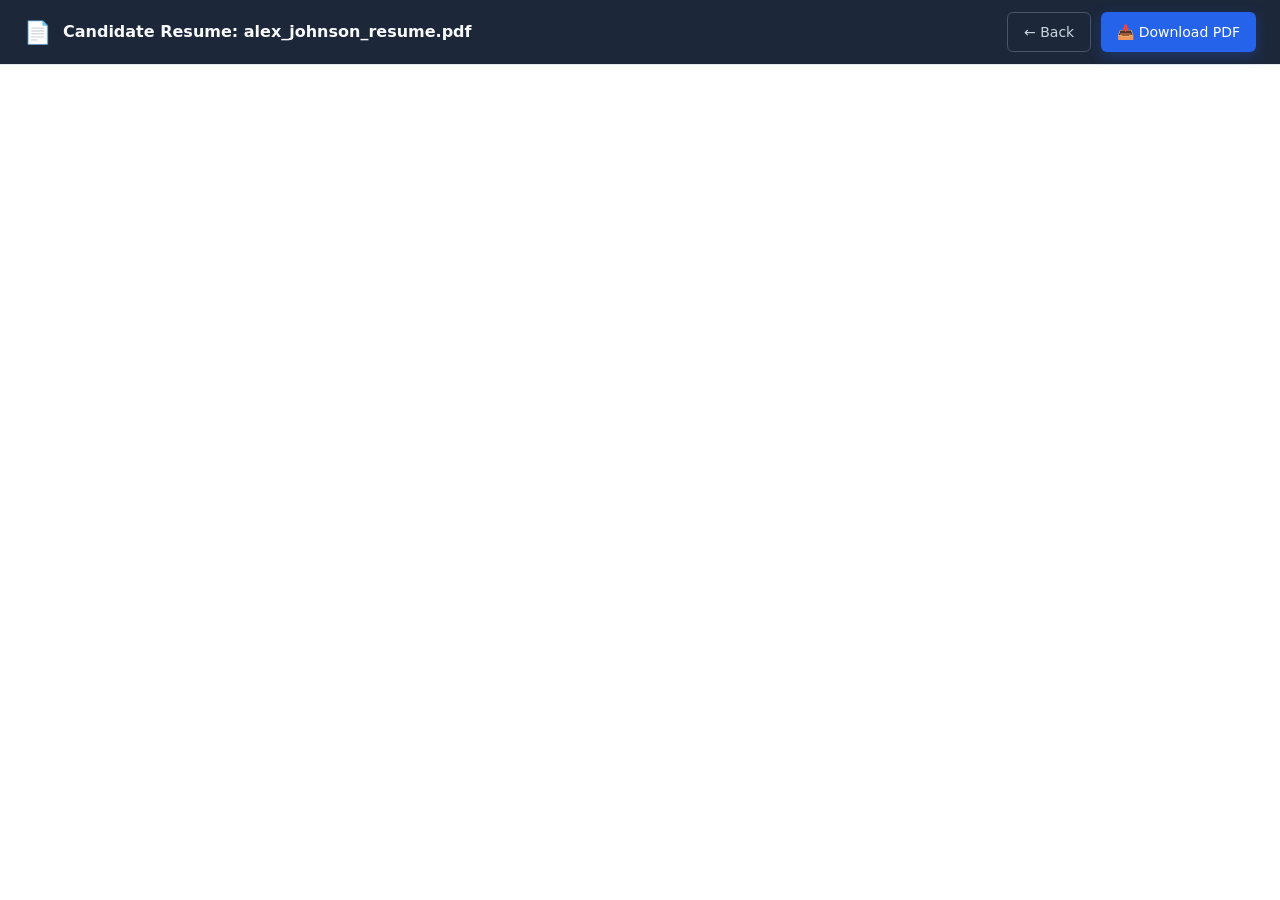
<file: src/main/webapp/download-resume/index.html>
<!DOCTYPE html>
<html lang="en">
<head>
  <meta charset="UTF-8">
  <meta name="viewport" content="width=device-width, initial-scale=1.0">
  <title>CareerConnect AI - Candidate Resume PDF</title>
  <link rel="stylesheet" href="../css/style.css">
  <style>
    body {
      font-family: system-ui, -apple-system, sans-serif;
      background: var(--bg-color, #0f172a);
      color: var(--text-color, #f8fafc);
      margin: 0;
      padding: 0;
      display: flex;
      flex-direction: column;
      height: 100vh;
      overflow: hidden;
    }
    .header-bar {
      background: rgba(30, 41, 59, 0.95);
      backdrop-filter: blur(10px);
      padding: 12px 24px;
      display: flex;
      justify-content: space-between;
      align-items: center;
      border-bottom: 1px solid var(--border-color, #334155);
      z-index: 10;
    }
    .title-group {
      display: flex;
      align-items: center;
      gap: 12px;
    }
    .title-text {
      font-size: 16px;
      font-weight: 600;
    }
    .action-btns {
      display: flex;
      gap: 10px;
    }
    .btn {
      padding: 8px 16px;
      border-radius: 6px;
      text-decoration: none;
      font-weight: 500;
      font-size: 14px;
      display: inline-flex;
      align-items: center;
      gap: 6px;
      cursor: pointer;
      transition: all 0.2s ease;
    }
    .btn-primary {
      background: #2563eb;
      color: #ffffff;
      border: none;
    }
    .btn-primary:hover {
      background: #1d4ed8;
    }
    .btn-outline {
      background: transparent;
      border: 1px solid #475569;
      color: #cbd5e1;
    }
    .btn-outline:hover {
      background: rgba(255, 255, 255, 0.05);
      color: #ffffff;
    }
    iframe {
      flex: 1;
      width: 100%;
      height: calc(100vh - 60px);
      border: none;
      background: #ffffff;
    }
  </style>
  <script>
    document.addEventListener("DOMContentLoaded", function() {
      const params = new URLSearchParams(window.location.search);
      let fileName = params.get("file") || "alex_johnson_resume.pdf";
      fileName = fileName.split('/').pop().split('\\').pop();
      if (!fileName || fileName.trim() === '') fileName = "alex_johnson_resume.pdf";
      
      const pdfPath = "../uploads/resumes/" + fileName;
      
      document.getElementById("pdfTitle").innerText = "Candidate Resume: " + fileName;
      document.getElementById("downloadBtn").href = pdfPath;
      document.getElementById("pdfViewer").src = pdfPath;
    });
  </script>
</head>
<body>
  <div class="header-bar">
    <div class="title-group">
      <span style="font-size: 22px;">📄</span>
      <strong id="pdfTitle" class="title-text">Candidate Resume PDF</strong>
    </div>
    <div class="action-btns">
      <a href="javascript:history.back()" class="btn btn-outline">← Back</a>
      <a id="downloadBtn" href="../uploads/resumes/alex_johnson_resume.pdf" target="_blank" download class="btn btn-primary">📥 Download PDF</a>
    </div>
  </div>
  <iframe id="pdfViewer" title="Candidate Resume PDF Viewer"></iframe>
</body>
</html>
</file>
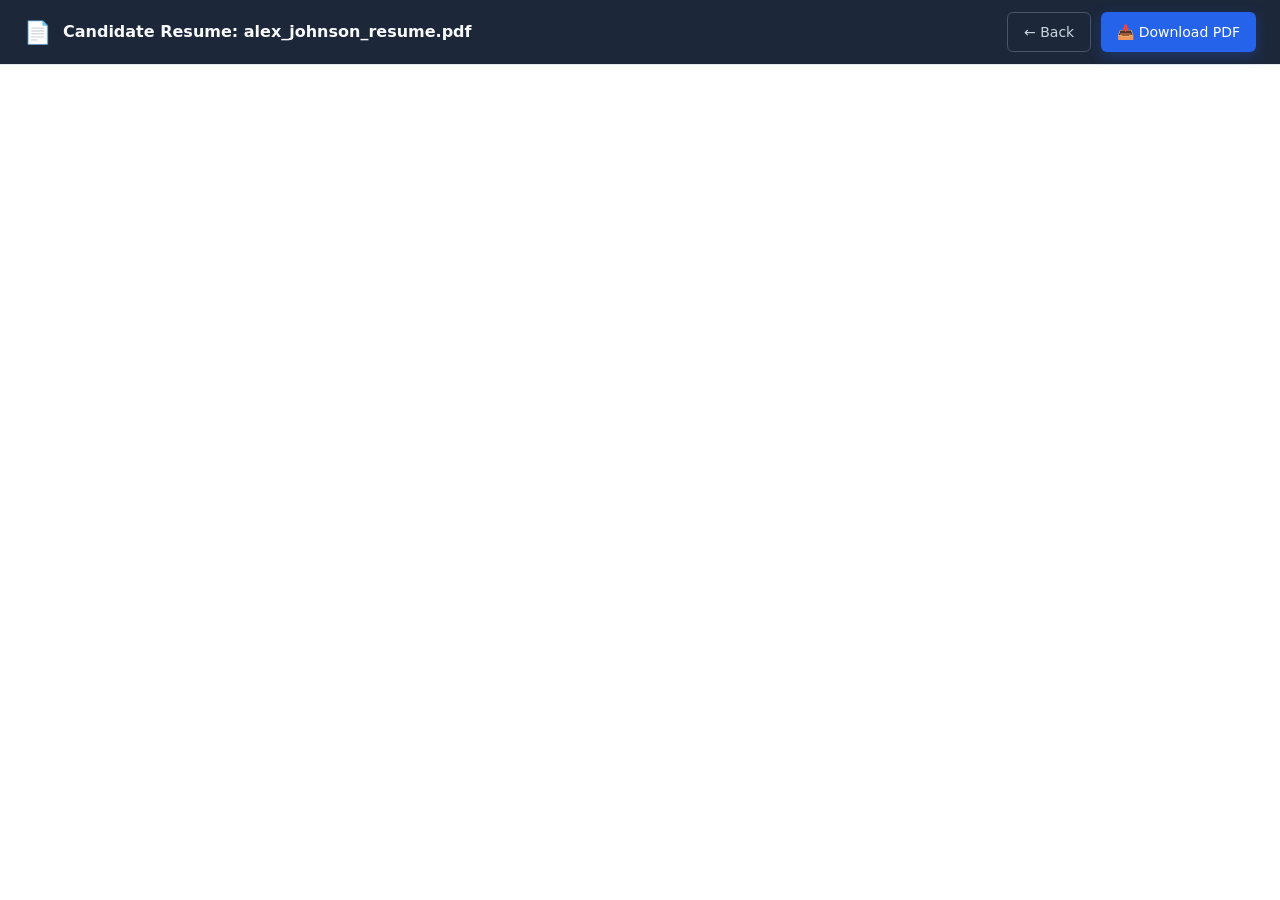
<file: src/main/webapp/download-resume.html>
<!DOCTYPE html>
<html lang="en">
<head>
  <meta charset="UTF-8">
  <meta name="viewport" content="width=device-width, initial-scale=1.0">
  <title>CareerConnect AI - Candidate Resume PDF</title>
  <link rel="stylesheet" href="css/style.css">
  <style>
    body {
      font-family: system-ui, -apple-system, sans-serif;
      background: var(--bg-color, #0f172a);
      color: var(--text-color, #f8fafc);
      margin: 0;
      padding: 0;
      display: flex;
      flex-direction: column;
      height: 100vh;
      overflow: hidden;
    }
    .header-bar {
      background: rgba(30, 41, 59, 0.95);
      backdrop-filter: blur(10px);
      padding: 12px 24px;
      display: flex;
      justify-content: space-between;
      align-items: center;
      border-bottom: 1px solid var(--border-color, #334155);
      z-index: 10;
    }
    .title-group {
      display: flex;
      align-items: center;
      gap: 12px;
    }
    .title-text {
      font-size: 16px;
      font-weight: 600;
    }
    .action-btns {
      display: flex;
      gap: 10px;
    }
    .btn {
      padding: 8px 16px;
      border-radius: 6px;
      text-decoration: none;
      font-weight: 500;
      font-size: 14px;
      display: inline-flex;
      align-items: center;
      gap: 6px;
      cursor: pointer;
      transition: all 0.2s ease;
    }
    .btn-primary {
      background: #2563eb;
      color: #ffffff;
      border: none;
    }
    .btn-primary:hover {
      background: #1d4ed8;
    }
    .btn-outline {
      background: transparent;
      border: 1px solid #475569;
      color: #cbd5e1;
    }
    .btn-outline:hover {
      background: rgba(255, 255, 255, 0.05);
      color: #ffffff;
    }
    iframe {
      flex: 1;
      width: 100%;
      height: calc(100vh - 60px);
      border: none;
      background: #ffffff;
    }
  </style>
  <script>
    document.addEventListener("DOMContentLoaded", function() {
      const params = new URLSearchParams(window.location.search);
      let fileName = params.get("file") || "alex_johnson_resume.pdf";
      fileName = fileName.split('/').pop().split('\\').pop();
      if (!fileName || fileName.trim() === '') fileName = "alex_johnson_resume.pdf";
      
      const pdfPath = "uploads/resumes/" + fileName;
      
      document.getElementById("pdfTitle").innerText = "Candidate Resume: " + fileName;
      document.getElementById("downloadBtn").href = pdfPath;
      document.getElementById("pdfViewer").src = pdfPath;
    });
  </script>
</head>
<body>
  <div class="header-bar">
    <div class="title-group">
      <span style="font-size: 22px;">📄</span>
      <strong id="pdfTitle" class="title-text">Candidate Resume PDF</strong>
    </div>
    <div class="action-btns">
      <a href="javascript:history.back()" class="btn btn-outline">← Back</a>
      <a id="downloadBtn" href="uploads/resumes/alex_johnson_resume.pdf" target="_blank" download class="btn btn-primary">📥 Download PDF</a>
    </div>
  </div>
  <iframe id="pdfViewer" title="Candidate Resume PDF Viewer"></iframe>
</body>
</html>
</file>
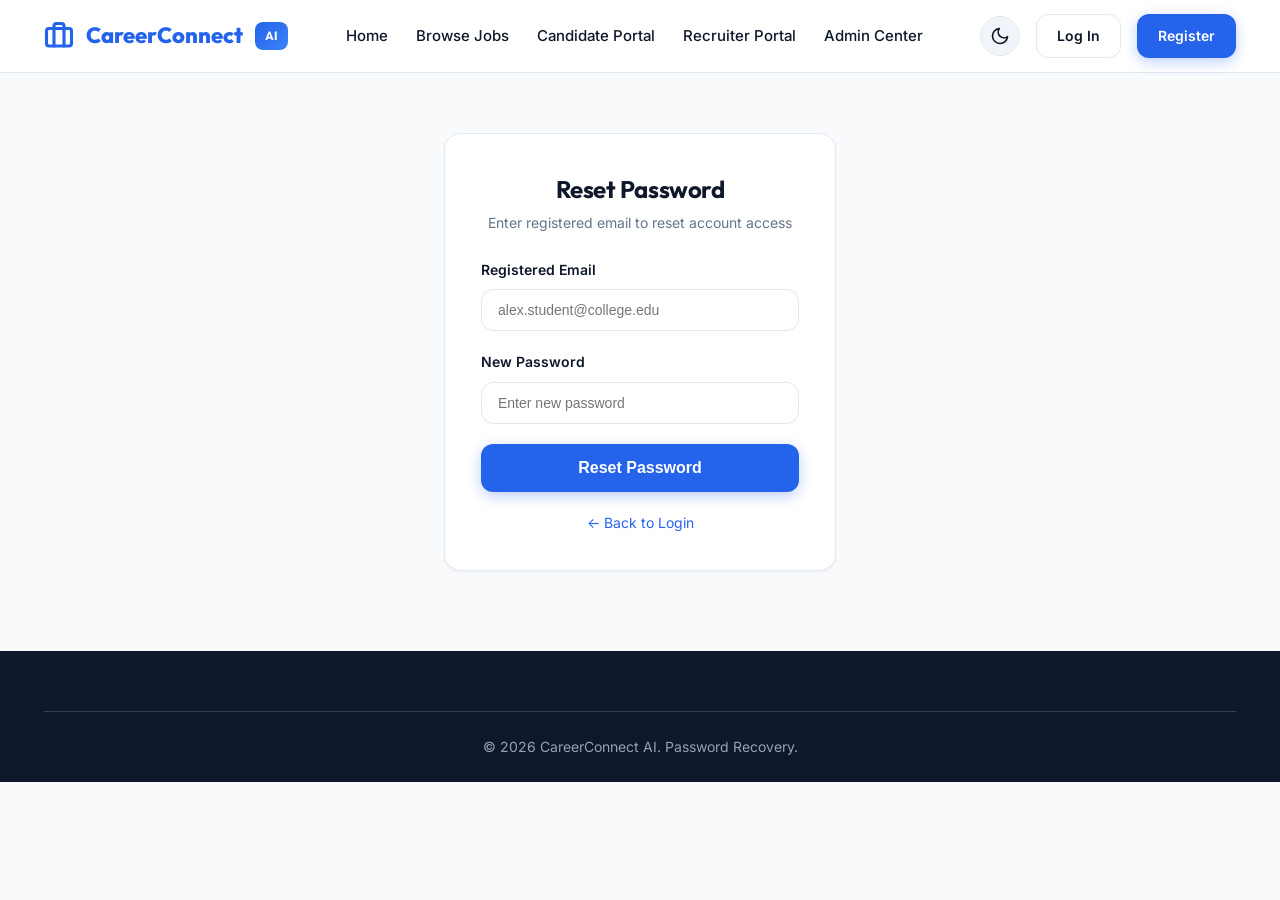
<file: src/main/webapp/forgot-password.html>
<!DOCTYPE html>
<html lang="en">
<head>
  <meta charset="UTF-8">
  <meta name="viewport" content="width=device-width, initial-scale=1.0">
  <title>Reset Password - CareerConnect AI</title>
  <link rel="stylesheet" href="css/style.css">
</head>
<body>

  <!-- Navbar -->
  <nav class="navbar">
    <div class="container nav-container">
      <a href="index.html" class="logo">
        <svg width="30" height="30" viewBox="0 0 24 24" fill="none" stroke="currentColor" stroke-width="2.5" stroke-linecap="round" stroke-linejoin="round">
          <path d="M16 20V4a2 2 0 0 0-2-2h-4a2 2 0 0 0-2 2v16"/>
          <rect x="2" y="6" width="20" height="14" rx="2"/>
        </svg>
        CareerConnect <span class="logo-badge">AI</span>
      </a>

      <ul class="nav-links">
        <li><a href="index.html" class="nav-link">Home</a></li>
        <li><a href="jobs.html" class="nav-link">Browse Jobs</a></li>
        <li><a href="user-dashboard.html" class="nav-link">Candidate Portal</a></li>
        <li><a href="recruiter-dashboard.html" class="nav-link">Recruiter Portal</a></li>
        <li><a href="admin-dashboard.html" class="nav-link">Admin Center</a></li>
      </ul>

      <div class="nav-actions">
        <button class="theme-toggle" onclick="toggleTheme()" title="Toggle Dark/Light Mode">
          <svg width="20" height="20" viewBox="0 0 24 24" fill="none" stroke="currentColor" stroke-width="2"><path d="M21 12.79A9 9 0 1 1 11.21 3 7 7 0 0 0 21 12.79z"/></svg>
        </button>

        <a href="login.html" class="btn btn-outline">Log In</a>
        <a href="register.html" class="btn btn-primary">Register</a>
      </div>
    </div>
  </nav>

  <div class="container" style="max-width: 440px; margin: 60px auto;">
    <div class="card" style="padding: 36px;">
      <div style="text-align: center; margin-bottom: 24px;">
        <h2 style="font-size: 24px;">Reset Password</h2>
        <p style="color: var(--text-muted); font-size: 14px; margin-top: 4px;">Enter registered email to reset account access</p>
      </div>

      <form onsubmit="event.preventDefault(); submitReset();">
        <div class="form-group">
          <label class="form-label">Registered Email</label>
          <input type="email" class="form-control" placeholder="alex.student@college.edu" required>
        </div>
        <div class="form-group">
          <label class="form-label">New Password</label>
          <input type="password" class="form-control" placeholder="Enter new password" required>
        </div>
        <button type="submit" class="btn btn-primary btn-lg" style="width: 100%;">Reset Password</button>
      </form>

      <div style="text-align: center; margin-top: 20px; font-size: 14px;">
        <a href="login.html">← Back to Login</a>
      </div>
    </div>
  </div>

  <!-- Footer -->
  <footer class="footer">
    <div class="container">
      <div class="footer-bottom">
        <p>© 2026 CareerConnect AI. Password Recovery.</p>
      </div>
    </div>
  </footer>

  <script src="js/app.js"></script>
  <script>
    function submitReset() {
      showToast('Password reset successful! You can now log in.', 'success');
      setTimeout(() => {
        window.location.href = 'login.html?msg=password_reset';
      }, 1000);
    }
  </script>
</body>
</html>
</file>
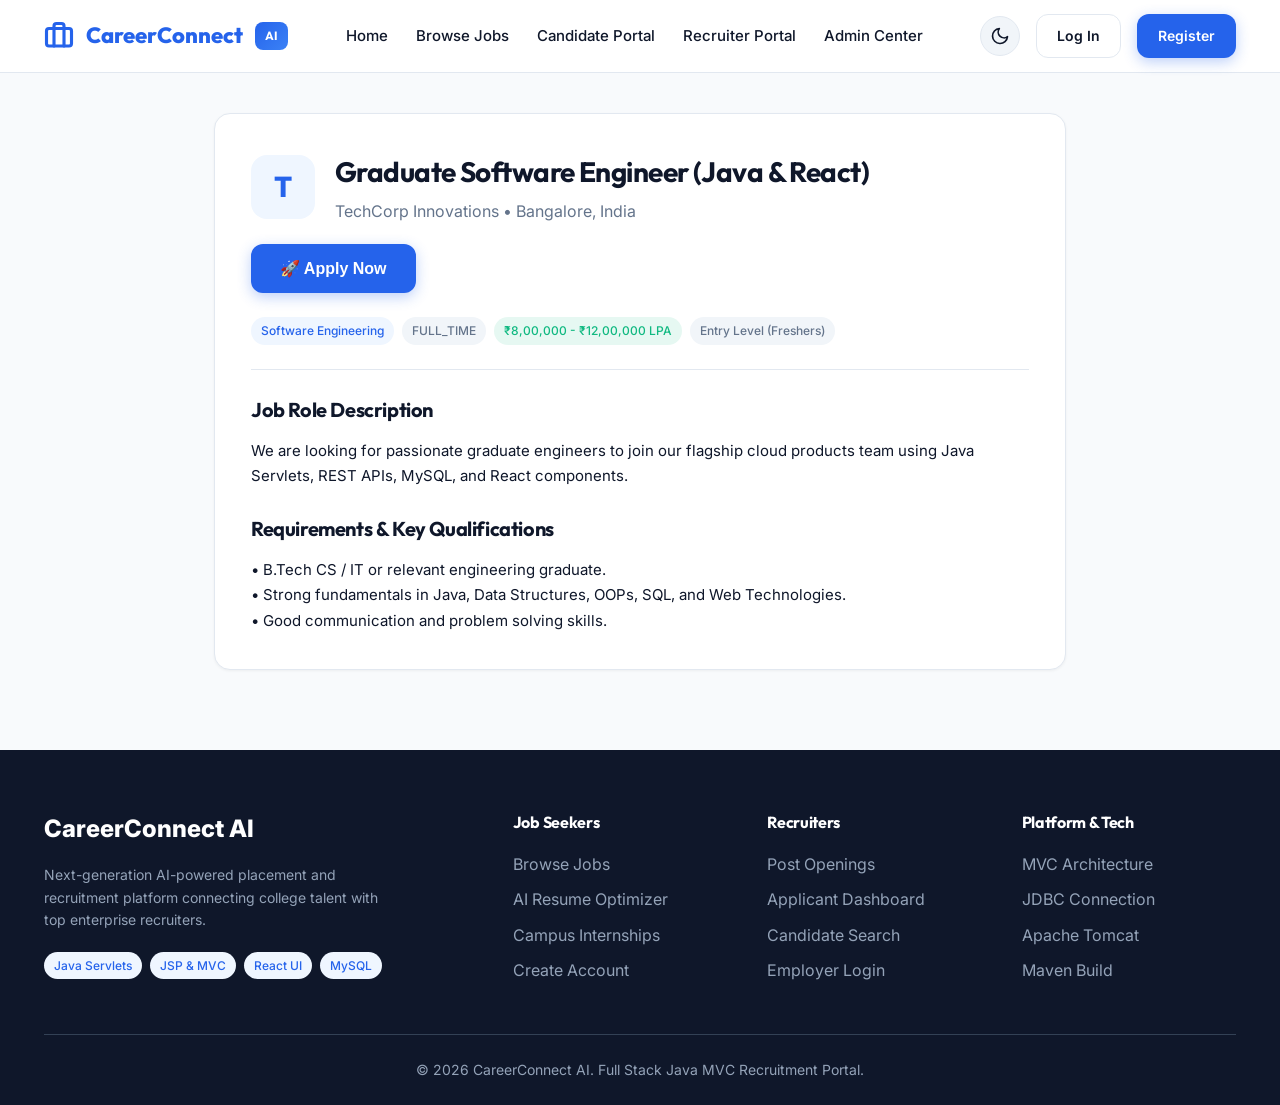
<file: src/main/webapp/job-detail.html>
<!DOCTYPE html>
<html lang="en">
<head>
  <meta charset="UTF-8">
  <meta name="viewport" content="width=device-width, initial-scale=1.0">
  <title>Job Details - CareerConnect AI</title>
  <link rel="stylesheet" href="css/style.css">
  <script src="js/app.js"></script>
</head>
<body>

  <!-- Navbar -->
  <nav class="navbar">
    <div class="container nav-container">
      <a href="index.html" class="logo">
        <svg width="30" height="30" viewBox="0 0 24 24" fill="none" stroke="currentColor" stroke-width="2.5" stroke-linecap="round" stroke-linejoin="round">
          <path d="M16 20V4a2 2 0 0 0-2-2h-4a2 2 0 0 0-2 2v16"/>
          <rect x="2" y="6" width="20" height="14" rx="2"/>
        </svg>
        CareerConnect <span class="logo-badge">AI</span>
      </a>

      <ul class="nav-links">
        <li><a href="index.html" class="nav-link">Home</a></li>
        <li><a href="jobs.html" class="nav-link">Browse Jobs</a></li>
        <li><a href="user-dashboard.html" class="nav-link">Candidate Portal</a></li>
        <li><a href="recruiter-dashboard.html" class="nav-link">Recruiter Portal</a></li>
        <li><a href="admin-dashboard.html" class="nav-link">Admin Center</a></li>
      </ul>

      <div class="nav-actions">
        <button class="theme-toggle" onclick="toggleTheme()" title="Toggle Dark/Light Mode">
          <svg width="20" height="20" viewBox="0 0 24 24" fill="none" stroke="currentColor" stroke-width="2"><path d="M21 12.79A9 9 0 1 1 11.21 3 7 7 0 0 0 21 12.79z"/></svg>
        </button>

        <a href="login.html" class="btn btn-outline">Log In</a>
        <a href="register.html" class="btn btn-primary">Register</a>
      </div>
    </div>
  </nav>

  <div class="container" style="max-width: 900px; margin: 40px auto;">
    
    <div class="card" style="padding: 36px; margin-bottom: 32px;">
      <div style="display: flex; justify-content: space-between; align-items: flex-start; flex-wrap: wrap; gap: 20px; margin-bottom: 24px;">
        <div style="display: flex; gap: 20px; align-items: center;">
          <div id="companyLogoCircle" style="width: 64px; height: 64px; font-size: 28px; border-radius: 16px; background: var(--primary-light); color: var(--primary); display: flex; align-items: center; justify-content: center; font-weight: 800;">
            T
          </div>
          <div>
            <h1 id="jobTitle" style="font-size: 28px; margin-bottom: 4px;">Graduate Software Engineer (Java & React)</h1>
            <p id="companyDetails" style="color: var(--text-muted); font-size: 16px;">TechCorp Innovations • Bangalore, India</p>
          </div>
        </div>

        <button onclick="openModal('applyModal')" class="btn btn-primary btn-lg">🚀 Apply Now</button>
      </div>

      <div class="job-tags" style="margin-bottom: 24px;">
        <span id="jobCategory" class="tag tag-primary">Software Engineering</span>
        <span id="jobType" class="tag">FULL_TIME</span>
        <span id="jobSalary" class="tag tag-success">₹8,00,000 - ₹12,00,000 LPA</span>
        <span id="jobExp" class="tag">Entry Level (Freshers)</span>
      </div>

      <div style="border-top: 1px solid var(--border-color); padding-top: 24px; margin-top: 24px;">
        <h3 style="font-size: 20px; margin-bottom: 12px;">Job Role Description</h3>
        <p id="jobDescription" style="font-size: 15px; color: var(--text-main); margin-bottom: 24px; line-height: 1.7;">
          We are looking for passionate graduate engineers to join our flagship cloud products team. You will build high performance web applications using Java Servlets, REST APIs, MySQL, and React components.
        </p>

        <h3 style="font-size: 20px; margin-bottom: 12px;">Requirements & Key Qualifications</h3>
        <p id="jobRequirements" style="font-size: 15px; color: var(--text-main); line-height: 1.7;">
          • B.Tech CS / IT or relevant engineering graduate.<br/>
          • Strong fundamentals in Java, Data Structures, Object-Oriented Programming (OOPs), SQL databases, and Web Technologies.<br/>
          • Hands-on experience building web applications or college projects.<br/>
          • Good communication and problem solving skills.
        </p>
      </div>
    </div>

  </div>

  <!-- Apply Modal Dialog -->
  <div id="applyModal" class="modal-overlay">
    <div class="modal">
      <div style="display: flex; justify-content: space-between; align-items: center; margin-bottom: 20px;">
        <h3 style="font-size: 20px;">Apply for Job Opening</h3>
        <button onclick="closeModal('applyModal')" style="background: none; border: none; font-size: 24px; cursor: pointer; color: var(--text-muted);">&times;</button>
      </div>

      <form onsubmit="event.preventDefault(); submitApplication();">
        <div class="form-group">
          <label class="form-label">Candidate Name</label>
          <input type="text" id="candidateName" class="form-control" value="Alex Johnson" required>
        </div>

        <div class="form-group">
          <label class="form-label">Email Address</label>
          <input type="email" id="candidateEmail" class="form-control" value="alex.student@college.edu" required>
        </div>

        <div class="form-group">
          <label class="form-label">Attached Resume PDF</label>
          <input type="text" id="resumeFileName" class="form-control" value="alex_johnson_resume.pdf" readonly>
          <small style="color: var(--text-muted); font-size: 12px;">Pre-loaded from candidate profile</small>
        </div>

        <div class="form-group">
          <label class="form-label">Note to Recruiter / Cover Letter</label>
          <textarea id="coverLetterText" class="form-control" rows="4" placeholder="Briefly state why your skills match this role..." required>I am excited to apply for this position. I have strong hands-on experience building Java MVC web applications and React components.</textarea>
        </div>

        <div style="display: flex; gap: 12px; justify-content: flex-end;">
          <button type="button" onclick="closeModal('applyModal')" class="btn btn-outline">Cancel</button>
          <button type="submit" class="btn btn-primary">Submit Application</button>
        </div>
      </form>
    </div>
  </div>

  <!-- Footer -->
  <footer class="footer">
    <div class="container">
      <div class="footer-content">
        <div>
          <div class="footer-logo">CareerConnect AI</div>
          <p style="color: #94a3b8; font-size: 14px; margin-bottom: 20px; max-width: 340px;">
            Next-generation AI-powered placement and recruitment platform connecting college talent with top enterprise recruiters.
          </p>
          <div style="display: flex; gap: 8px; flex-wrap: wrap;">
            <span class="tag tag-primary">Java Servlets</span>
            <span class="tag tag-primary">JSP & MVC</span>
            <span class="tag tag-primary">React UI</span>
            <span class="tag tag-primary">MySQL</span>
          </div>
        </div>

        <div class="footer-col">
          <h4>Job Seekers</h4>
          <ul class="footer-links">
            <li><a href="jobs.html">Browse Jobs</a></li>
            <li><a href="user-dashboard.html">AI Resume Optimizer</a></li>
            <li><a href="jobs.html?type=INTERNSHIP">Campus Internships</a></li>
            <li><a href="register.html">Create Account</a></li>
          </ul>
        </div>

        <div class="footer-col">
          <h4>Recruiters</h4>
          <ul class="footer-links">
            <li><a href="register.html?tab=recruiter">Post Openings</a></li>
            <li><a href="recruiter-dashboard.html">Applicant Dashboard</a></li>
            <li><a href="recruiter-dashboard.html">Candidate Search</a></li>
            <li><a href="login.html">Employer Login</a></li>
          </ul>
        </div>

        <div class="footer-col">
          <h4>Platform & Tech</h4>
          <ul class="footer-links">
            <li><a href="index.html">MVC Architecture</a></li>
            <li><a href="index.html">JDBC Connection</a></li>
            <li><a href="index.html">Apache Tomcat</a></li>
            <li><a href="index.html">Maven Build</a></li>
          </ul>
        </div>
      </div>

      <div class="footer-bottom">
        <p>© 2026 CareerConnect AI. Full Stack Java MVC Recruitment Portal.</p>
      </div>
    </div>
  </footer>

  <script src="js/app.js"></script>
  <script>
    const mockJobsData = {
      "1": {
        title: "Graduate Software Engineer (Java & React)",
        company: "TechCorp Innovations • Bangalore, India",
        logo: "T",
        category: "Software Engineering",
        type: "FULL_TIME",
        salary: "₹8,00,000 - ₹12,00,000 LPA",
        exp: "Entry Level (Freshers)",
        description: "We are looking for passionate graduate engineers to join our flagship cloud products team using Java Servlets, REST APIs, MySQL, and React components.",
        requirements: "• B.Tech CS / IT or relevant engineering graduate.\n• Strong fundamentals in Java, Data Structures, OOPs, SQL, and Web Technologies.\n• Good communication and problem solving skills."
      },
      "2": {
        title: "Frontend Web Developer Intern",
        company: "TechCorp Innovations • Hybrid - Bangalore",
        logo: "T",
        category: "Web Development",
        type: "INTERNSHIP",
        salary: "₹25,000 / month Stipend",
        exp: "Internship",
        description: "Exciting 6-month internship opportunity for students skilled in React, HTML5, CSS3, and JavaScript. High conversion possibility to full-time.",
        requirements: "• Hands-on experience with modern React, responsive design, REST APIs, and UI animations.\n• Strong foundation in JavaScript (ES6+), HTML, and CSS."
      },
      "3": {
        title: "Junior Data Analyst",
        company: "GlobalSoft Solutions • Hyderabad, India",
        logo: "G",
        category: "Data Science",
        type: "FULL_TIME",
        salary: "₹7,50,000 - ₹10,00,000 LPA",
        exp: "Entry Level",
        description: "Join GlobalSoft AI analytics group to extract business insights from complex big data streams using SQL and Python.",
        requirements: "• Proficiency in MySQL, Python, Pandas, Tableau/PowerBI, and statistical modeling.\n• Passion for data storytelling and business intelligence."
      },
      "4": {
        title: "AI Systems Developer Trainee",
        company: "Nexus AI Labs • Pune, India (Remote)",
        logo: "N",
        category: "AI / Machine Learning",
        type: "REMOTE",
        salary: "₹10,00,000 - ₹15,00,000 LPA",
        exp: "Entry Level",
        description: "Build next-gen Generative AI and NLP workflows. Excellent opportunity for college graduates with strong algorithmic background.",
        requirements: "• Strong mathematical background, Python, PyTorch/TensorFlow, RESTful services, and Git.\n• Knowledge of Natural Language Processing (NLP) or Computer Vision."
      }
    };

    document.addEventListener('DOMContentLoaded', () => {
      const params = new URLSearchParams(window.location.search);
      const id = params.get('id') || "1";
      const data = mockJobsData[id] || mockJobsData["1"];

      document.getElementById('jobTitle').textContent = data.title;
      document.getElementById('companyDetails').textContent = data.company;
      document.getElementById('companyLogoCircle').textContent = data.logo;
      document.getElementById('jobCategory').textContent = data.category;
      document.getElementById('jobType').textContent = data.type;
      document.getElementById('jobSalary').textContent = data.salary;
      document.getElementById('jobExp').textContent = data.exp;
      document.getElementById('jobDescription').textContent = data.description;
      document.getElementById('jobRequirements').innerText = data.requirements;
    });

    function submitApplication() {
      closeModal('applyModal');
      showToast('Job Application submitted successfully!', 'success');
      setTimeout(() => {
        window.location.href = 'user-dashboard.html?msg=applied_success';
      }, 1000);
    }
  </script>
</body>
</html>
</file>
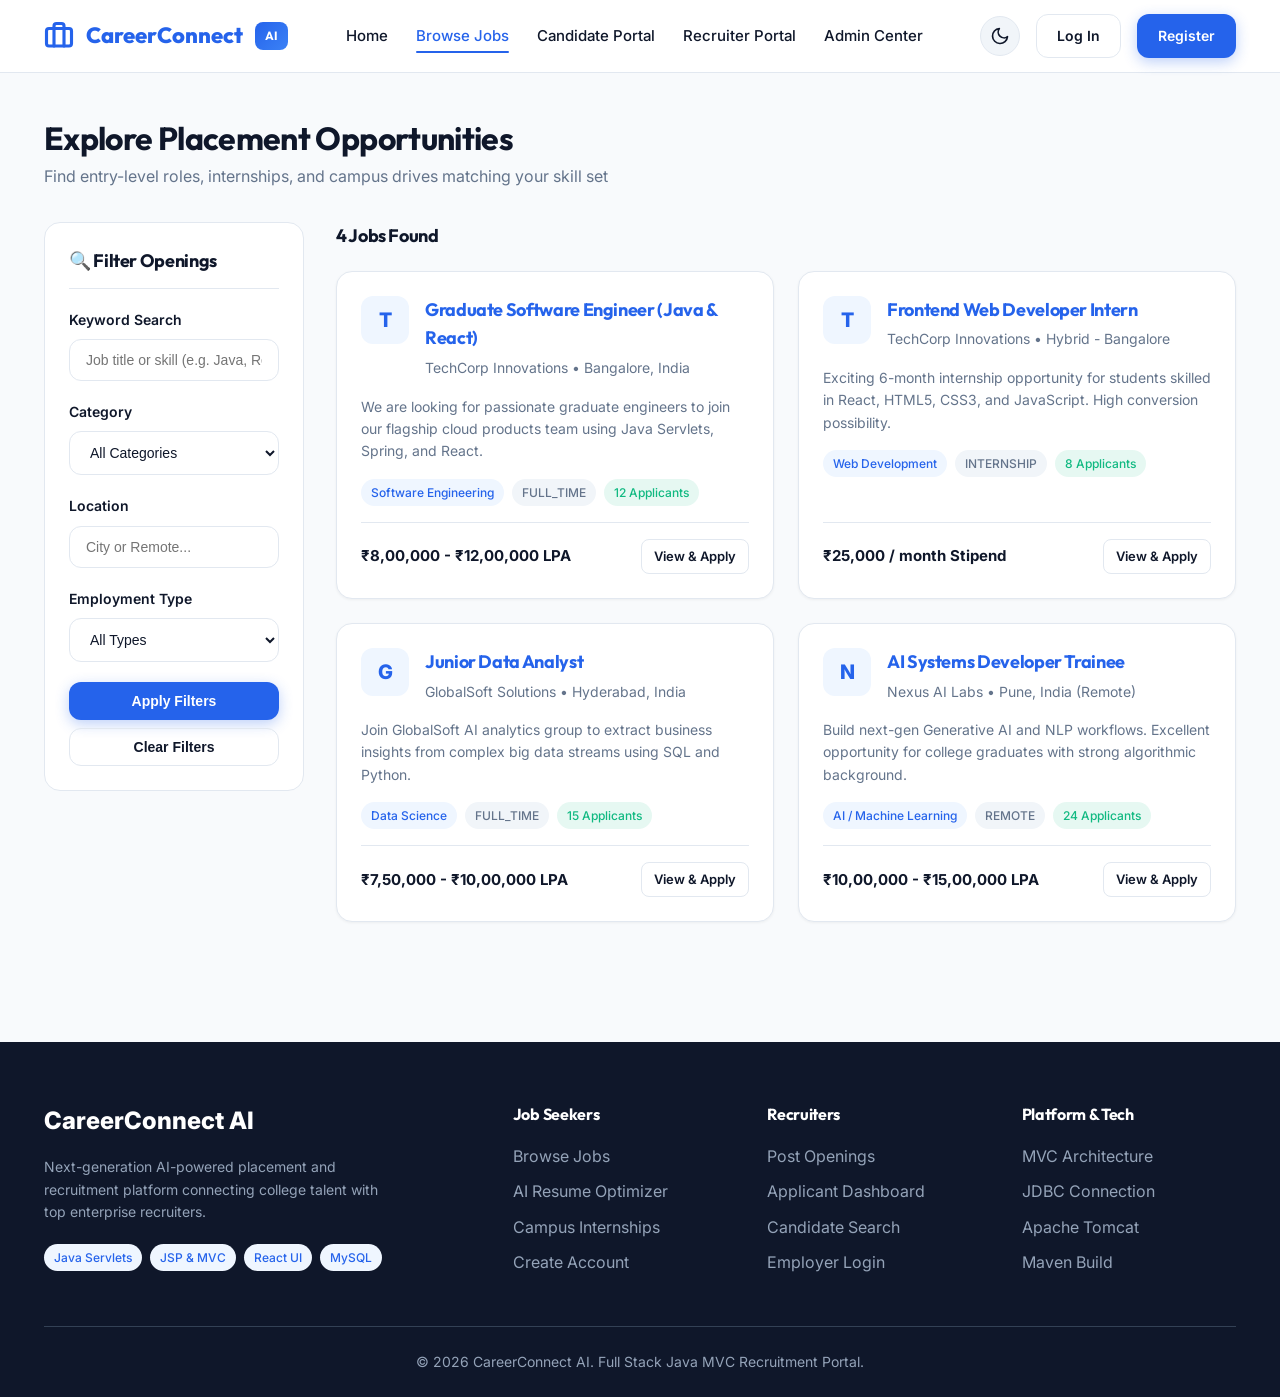
<file: src/main/webapp/jobs.html>
<!DOCTYPE html>
<html lang="en">
<head>
  <meta charset="UTF-8">
  <meta name="viewport" content="width=device-width, initial-scale=1.0">
  <title>Browse Jobs & Placement Opportunities - CareerConnect AI</title>
  <link rel="stylesheet" href="css/style.css">
  <script src="js/app.js"></script>
</head>
<body>

  <!-- Navbar -->
  <nav class="navbar">
    <div class="container nav-container">
      <a href="index.html" class="logo">
        <svg width="30" height="30" viewBox="0 0 24 24" fill="none" stroke="currentColor" stroke-width="2.5" stroke-linecap="round" stroke-linejoin="round">
          <path d="M16 20V4a2 2 0 0 0-2-2h-4a2 2 0 0 0-2 2v16"/>
          <rect x="2" y="6" width="20" height="14" rx="2"/>
        </svg>
        CareerConnect <span class="logo-badge">AI</span>
      </a>

      <ul class="nav-links">
        <li><a href="index.html" class="nav-link">Home</a></li>
        <li><a href="jobs.html" class="nav-link active">Browse Jobs</a></li>
        <li><a href="user-dashboard.html" class="nav-link">Candidate Portal</a></li>
        <li><a href="recruiter-dashboard.html" class="nav-link">Recruiter Portal</a></li>
        <li><a href="admin-dashboard.html" class="nav-link">Admin Center</a></li>
      </ul>

      <div class="nav-actions">
        <button class="theme-toggle" onclick="toggleTheme()" title="Toggle Dark/Light Mode">
          <svg width="20" height="20" viewBox="0 0 24 24" fill="none" stroke="currentColor" stroke-width="2"><path d="M21 12.79A9 9 0 1 1 11.21 3 7 7 0 0 0 21 12.79z"/></svg>
        </button>

        <a href="login.html" class="btn btn-outline">Log In</a>
        <a href="register.html" class="btn btn-primary">Register</a>
      </div>
    </div>
  </nav>

  <div class="container" style="padding: 40px 24px;">
    
    <div style="margin-bottom: 32px;">
      <h1 style="font-size: 32px;">Explore Placement Opportunities</h1>
      <p style="color: var(--text-muted);">Find entry-level roles, internships, and campus drives matching your skill set</p>
    </div>

    <div class="dashboard-layout" style="padding: 0;">
      
      <!-- Filter Sidebar -->
      <aside class="sidebar">
        <h3 style="font-size: 18px; margin-bottom: 20px; padding-bottom: 12px; border-bottom: 1px solid var(--border-color);">
          🔍 Filter Openings
        </h3>

        <form id="filterForm" onsubmit="event.preventDefault(); applyJobFilters();">
          <div class="form-group">
            <label class="form-label">Keyword Search</label>
            <input type="text" id="filterKeyword" class="form-control" placeholder="Job title or skill (e.g. Java, React)..." oninput="applyJobFilters()">
          </div>

          <div class="form-group">
            <label class="form-label">Category</label>
            <select id="filterCategory" class="form-control" onchange="applyJobFilters()">
              <option value="ALL">All Categories</option>
              <option value="Software Engineering">Software Engineering</option>
              <option value="Data Science">Data Science</option>
              <option value="AI / Machine Learning">AI / Machine Learning</option>
              <option value="Cloud Computing">Cloud Computing</option>
              <option value="Cyber Security">Cyber Security</option>
              <option value="Web Development">Web Development</option>
              <option value="Mobile Development">Mobile Development</option>
              <option value="UI UX Design">UI UX Design</option>
            </select>
          </div>

          <div class="form-group">
            <label class="form-label">Location</label>
            <input type="text" id="filterLocation" class="form-control" placeholder="City or Remote..." oninput="applyJobFilters()">
          </div>

          <div class="form-group">
            <label class="form-label">Employment Type</label>
            <select id="filterType" class="form-control" onchange="applyJobFilters()">
              <option value="ALL">All Types</option>
              <option value="FULL_TIME">Full Time</option>
              <option value="INTERNSHIP">Internship</option>
              <option value="REMOTE">Remote</option>
              <option value="CONTRACT">Contract</option>
            </select>
          </div>

          <button type="submit" class="btn btn-primary" style="width: 100%;">Apply Filters</button>
          <button type="button" onclick="resetFilters()" class="btn btn-outline" style="width: 100%; margin-top: 8px;">Clear Filters</button>
        </form>
      </aside>

      <!-- Jobs Grid -->
      <main>
        <div style="display: flex; justify-content: space-between; align-items: center; margin-bottom: 20px;">
          <h3 id="jobCountText" style="font-size: 18px;">4 Jobs Available</h3>
        </div>

        <div id="jobsGrid" class="grid grid-2">
          <!-- Job Card 1 -->
          <div class="card job-card" data-title="Graduate Software Engineer (Java & React)" data-company="TechCorp Innovations" data-category="Software Engineering" data-location="Bangalore, India" data-type="FULL_TIME">
            <div>
              <div class="job-card-header">
                <div class="company-logo">T</div>
                <div class="job-info">
                  <h3><a href="job-detail.html?id=1">Graduate Software Engineer (Java & React)</a></h3>
                  <div class="company-name">TechCorp Innovations • Bangalore, India</div>
                </div>
              </div>
              <p style="font-size: 14px; color: var(--text-muted); margin-bottom: 12px;">
                We are looking for passionate graduate engineers to join our flagship cloud products team using Java Servlets, Spring, and React.
              </p>
              <div class="job-tags">
                <span class="tag tag-primary">Software Engineering</span>
                <span class="tag">FULL_TIME</span>
                <span class="tag tag-success">12 Applicants</span>
              </div>
            </div>
            <div class="job-card-footer">
              <div class="salary">₹8,00,000 - ₹12,00,000 LPA</div>
              <a href="job-detail.html?id=1" class="btn btn-outline btn-sm">View & Apply</a>
            </div>
          </div>

          <!-- Job Card 2 -->
          <div class="card job-card" data-title="Frontend Web Developer Intern" data-company="TechCorp Innovations" data-category="Web Development" data-location="Hybrid - Bangalore" data-type="INTERNSHIP">
            <div>
              <div class="job-card-header">
                <div class="company-logo">T</div>
                <div class="job-info">
                  <h3><a href="job-detail.html?id=2">Frontend Web Developer Intern</a></h3>
                  <div class="company-name">TechCorp Innovations • Hybrid - Bangalore</div>
                </div>
              </div>
              <p style="font-size: 14px; color: var(--text-muted); margin-bottom: 12px;">
                Exciting 6-month internship opportunity for students skilled in React, HTML5, CSS3, and JavaScript. High conversion possibility.
              </p>
              <div class="job-tags">
                <span class="tag tag-primary">Web Development</span>
                <span class="tag">INTERNSHIP</span>
                <span class="tag tag-success">8 Applicants</span>
              </div>
            </div>
            <div class="job-card-footer">
              <div class="salary">₹25,000 / month Stipend</div>
              <a href="job-detail.html?id=2" class="btn btn-outline btn-sm">View & Apply</a>
            </div>
          </div>

          <!-- Job Card 3 -->
          <div class="card job-card" data-title="Junior Data Analyst" data-company="GlobalSoft Solutions" data-category="Data Science" data-location="Hyderabad, India" data-type="FULL_TIME">
            <div>
              <div class="job-card-header">
                <div class="company-logo">G</div>
                <div class="job-info">
                  <h3><a href="job-detail.html?id=3">Junior Data Analyst</a></h3>
                  <div class="company-name">GlobalSoft Solutions • Hyderabad, India</div>
                </div>
              </div>
              <p style="font-size: 14px; color: var(--text-muted); margin-bottom: 12px;">
                Join GlobalSoft AI analytics group to extract business insights from complex big data streams using SQL and Python.
              </p>
              <div class="job-tags">
                <span class="tag tag-primary">Data Science</span>
                <span class="tag">FULL_TIME</span>
                <span class="tag tag-success">15 Applicants</span>
              </div>
            </div>
            <div class="job-card-footer">
              <div class="salary">₹7,50,000 - ₹10,00,000 LPA</div>
              <a href="job-detail.html?id=3" class="btn btn-outline btn-sm">View & Apply</a>
            </div>
          </div>

          <!-- Job Card 4 -->
          <div class="card job-card" data-title="AI Systems Developer Trainee" data-company="Nexus AI Labs" data-category="AI / Machine Learning" data-location="Pune, India" data-type="REMOTE">
            <div>
              <div class="job-card-header">
                <div class="company-logo">N</div>
                <div class="job-info">
                  <h3><a href="job-detail.html?id=4">AI Systems Developer Trainee</a></h3>
                  <div class="company-name">Nexus AI Labs • Pune, India (Remote)</div>
                </div>
              </div>
              <p style="font-size: 14px; color: var(--text-muted); margin-bottom: 12px;">
                Build next-gen Generative AI and NLP workflows. Excellent opportunity for college graduates with strong algorithmic background.
              </p>
              <div class="job-tags">
                <span class="tag tag-primary">AI / Machine Learning</span>
                <span class="tag">REMOTE</span>
                <span class="tag tag-success">24 Applicants</span>
              </div>
            </div>
            <div class="job-card-footer">
              <div class="salary">₹10,00,000 - ₹15,00,000 LPA</div>
              <a href="job-detail.html?id=4" class="btn btn-outline btn-sm">View & Apply</a>
            </div>
          </div>
        </div>

        <div id="noJobsMsg" class="card" style="display: none; text-align: center; padding: 60px 20px;">
          <h3>No jobs found matching your search criteria.</h3>
          <p style="color: var(--text-muted); margin-top: 8px;">Try clearing filters or searching for different keywords.</p>
          <button onclick="resetFilters()" class="btn btn-primary" style="margin-top: 16px;">Reset Filters</button>
        </div>
      </main>

    </div>
  </div>

  <!-- Footer -->
  <footer class="footer">
    <div class="container">
      <div class="footer-content">
        <div>
          <div class="footer-logo">CareerConnect AI</div>
          <p style="color: #94a3b8; font-size: 14px; margin-bottom: 20px; max-width: 340px;">
            Next-generation AI-powered placement and recruitment platform connecting college talent with top enterprise recruiters.
          </p>
          <div style="display: flex; gap: 8px; flex-wrap: wrap;">
            <span class="tag tag-primary">Java Servlets</span>
            <span class="tag tag-primary">JSP & MVC</span>
            <span class="tag tag-primary">React UI</span>
            <span class="tag tag-primary">MySQL</span>
          </div>
        </div>

        <div class="footer-col">
          <h4>Job Seekers</h4>
          <ul class="footer-links">
            <li><a href="jobs.html">Browse Jobs</a></li>
            <li><a href="user-dashboard.html">AI Resume Optimizer</a></li>
            <li><a href="jobs.html?type=INTERNSHIP">Campus Internships</a></li>
            <li><a href="register.html">Create Account</a></li>
          </ul>
        </div>

        <div class="footer-col">
          <h4>Recruiters</h4>
          <ul class="footer-links">
            <li><a href="register.html?tab=recruiter">Post Openings</a></li>
            <li><a href="recruiter-dashboard.html">Applicant Dashboard</a></li>
            <li><a href="recruiter-dashboard.html">Candidate Search</a></li>
            <li><a href="login.html">Employer Login</a></li>
          </ul>
        </div>

        <div class="footer-col">
          <h4>Platform & Tech</h4>
          <ul class="footer-links">
            <li><a href="index.html">MVC Architecture</a></li>
            <li><a href="index.html">JDBC Connection</a></li>
            <li><a href="index.html">Apache Tomcat</a></li>
            <li><a href="index.html">Maven Build</a></li>
          </ul>
        </div>
      </div>

      <div class="footer-bottom">
        <p>© 2026 CareerConnect AI. Full Stack Java MVC Recruitment Portal.</p>
      </div>
    </div>
  </footer>

  <script src="js/app.js"></script>
  <script>
    function applyJobFilters() {
      const kw = document.getElementById('filterKeyword').value.toLowerCase().trim();
      const cat = document.getElementById('filterCategory').value;
      const loc = document.getElementById('filterLocation').value.toLowerCase().trim();
      const type = document.getElementById('filterType').value;

      const cards = document.querySelectorAll('#jobsGrid .job-card');
      let visibleCount = 0;

      cards.forEach(card => {
        const title = card.getAttribute('data-title').toLowerCase();
        const company = card.getAttribute('data-company').toLowerCase();
        const category = card.getAttribute('data-category');
        const location = card.getAttribute('data-location').toLowerCase();
        const jobType = card.getAttribute('data-type');

        let matchKw = !kw || title.includes(kw) || company.includes(kw) || location.includes(kw);
        let matchCat = cat === 'ALL' || category === cat;
        let matchLoc = !loc || location.includes(loc);
        let matchType = type === 'ALL' || jobType === type;

        if (matchKw && matchCat && matchLoc && matchType) {
          card.style.display = 'flex';
          visibleCount++;
        } else {
          card.style.display = 'none';
        }
      });

      document.getElementById('jobCountText').textContent = visibleCount + ' Jobs Found';
      document.getElementById('noJobsMsg').style.display = visibleCount === 0 ? 'block' : 'none';
    }

    function resetFilters() {
      document.getElementById('filterKeyword').value = '';
      document.getElementById('filterCategory').value = 'ALL';
      document.getElementById('filterLocation').value = '';
      document.getElementById('filterType').value = 'ALL';
      applyJobFilters();
    }

    // Auto apply URL search params if present
    document.addEventListener('DOMContentLoaded', () => {
      const params = new URLSearchParams(window.location.search);
      const kwParam = params.get('keyword');
      const catParam = params.get('category');
      const typeParam = params.get('type');
      if (kwParam) document.getElementById('filterKeyword').value = kwParam;
      if (typeParam) document.getElementById('filterType').value = typeParam;
      applyJobFilters();
    });
  </script>
</body>
</html>
</file>
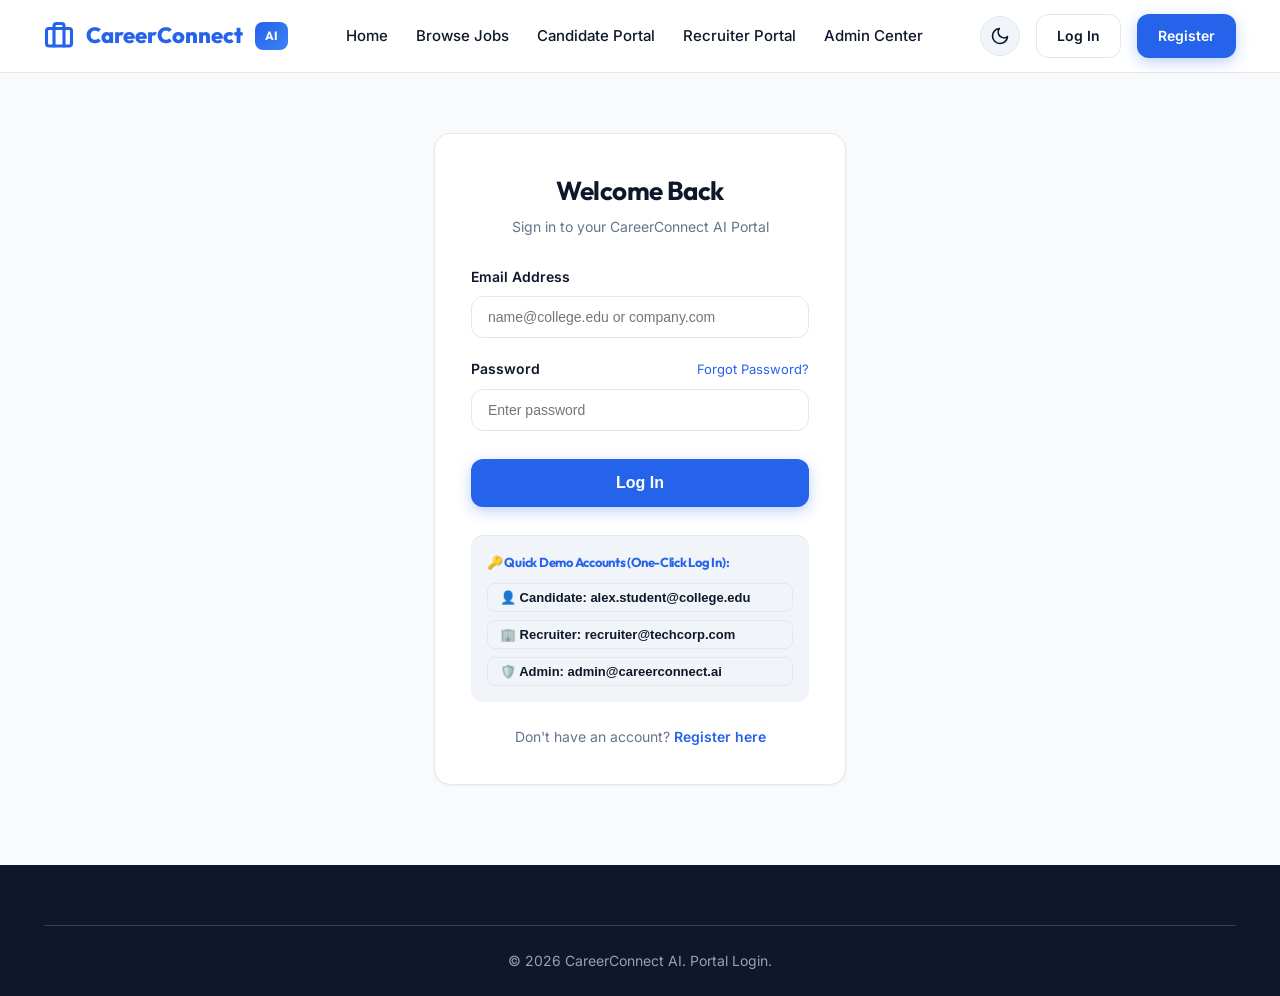
<file: src/main/webapp/login.html>
<!DOCTYPE html>
<html lang="en">
<head>
  <meta charset="UTF-8">
  <meta name="viewport" content="width=device-width, initial-scale=1.0">
  <title>Log In - CareerConnect AI</title>
  <link rel="stylesheet" href="css/style.css">
  <script src="js/app.js"></script>
</head>
<body>

  <!-- Navbar -->
  <nav class="navbar">
    <div class="container nav-container">
      <a href="index.html" class="logo">
        <svg width="30" height="30" viewBox="0 0 24 24" fill="none" stroke="currentColor" stroke-width="2.5" stroke-linecap="round" stroke-linejoin="round">
          <path d="M16 20V4a2 2 0 0 0-2-2h-4a2 2 0 0 0-2 2v16"/>
          <rect x="2" y="6" width="20" height="14" rx="2"/>
        </svg>
        CareerConnect <span class="logo-badge">AI</span>
      </a>

      <ul class="nav-links">
        <li><a href="index.html" class="nav-link">Home</a></li>
        <li><a href="jobs.html" class="nav-link">Browse Jobs</a></li>
        <li><a href="user-dashboard.html" class="nav-link">Candidate Portal</a></li>
        <li><a href="recruiter-dashboard.html" class="nav-link">Recruiter Portal</a></li>
        <li><a href="admin-dashboard.html" class="nav-link">Admin Center</a></li>
      </ul>

      <div class="nav-actions">
        <button class="theme-toggle" onclick="toggleTheme()" title="Toggle Dark/Light Mode">
          <svg width="20" height="20" viewBox="0 0 24 24" fill="none" stroke="currentColor" stroke-width="2"><path d="M21 12.79A9 9 0 1 1 11.21 3 7 7 0 0 0 21 12.79z"/></svg>
        </button>

        <a href="login.html" class="btn btn-outline">Log In</a>
        <a href="register.html" class="btn btn-primary">Register</a>
      </div>
    </div>
  </nav>

  <div class="container" style="max-width: 460px; margin: 60px auto;">
    <div class="card" style="padding: 36px;">
      <div style="text-align: center; margin-bottom: 28px;">
        <h2 style="font-size: 26px;">Welcome Back</h2>
        <p style="color: var(--text-muted); font-size: 14px; margin-top: 4px;">Sign in to your CareerConnect AI Portal</p>
      </div>

      <form onsubmit="event.preventDefault(); handleLoginSubmit();">
        <div class="form-group">
          <label class="form-label">Email Address</label>
          <input type="email" id="loginEmail" class="form-control" placeholder="name@college.edu or company.com" required>
        </div>

        <div class="form-group">
          <div style="display: flex; justify-content: space-between; align-items: center; margin-bottom: 8px;">
            <label class="form-label" style="margin-bottom: 0;">Password</label>
            <a href="forgot-password.html" style="font-size: 13px;">Forgot Password?</a>
          </div>
          <input type="password" id="loginPass" class="form-control" placeholder="Enter password" required>
        </div>

        <button type="submit" class="btn btn-primary btn-lg" style="width: 100%; margin-top: 8px;">Log In</button>
      </form>

      <!-- Quick Demo Accounts -->
      <div style="margin-top: 28px; padding-top: 20px; border-top: 1px solid var(--border-color); background: var(--bg-subtle); padding: 16px; border-radius: 12px;">
        <h5 style="font-size: 13px; margin-bottom: 10px; color: var(--primary);">🔑 Quick Demo Accounts (One-Click Log In):</h5>
        <div style="display: flex; flex-direction: column; gap: 8px;">
          <button type="button" onclick="loginDemo('alex.student@college.edu', 'user-dashboard.html')" class="btn btn-outline btn-sm" style="justify-content: flex-start;">
            👤 Candidate: alex.student@college.edu
          </button>
          <button type="button" onclick="loginDemo('recruiter@techcorp.com', 'recruiter-dashboard.html')" class="btn btn-outline btn-sm" style="justify-content: flex-start;">
            🏢 Recruiter: recruiter@techcorp.com
          </button>
          <button type="button" onclick="loginDemo('admin@careerconnect.ai', 'admin-dashboard.html')" class="btn btn-outline btn-sm" style="justify-content: flex-start;">
            🛡️ Admin: admin@careerconnect.ai
          </button>
        </div>
      </div>

      <div style="text-align: center; margin-top: 24px; font-size: 14px; color: var(--text-muted);">
        Don't have an account? <a href="register.html" style="font-weight: 600;">Register here</a>
      </div>
    </div>
  </div>

  <!-- Footer -->
  <footer class="footer">
    <div class="container">
      <div class="footer-bottom">
        <p>© 2026 CareerConnect AI. Portal Login.</p>
      </div>
    </div>
  </footer>

  <script src="js/app.js"></script>
  <script>
    function loginDemo(email, targetPage) {
      document.getElementById('loginEmail').value = email;
      document.getElementById('loginPass').value = 'password123';
      showToast('Logged in successfully!', 'success');
      setTimeout(() => {
        window.location.href = targetPage;
      }, 500);
    }

    function handleLoginSubmit() {
      const email = document.getElementById('loginEmail').value.toLowerCase();
      if (email.includes('recruiter')) {
        loginDemo(email, 'recruiter-dashboard.html');
      } else if (email.includes('admin')) {
        loginDemo(email, 'admin-dashboard.html');
      } else {
        loginDemo(email, 'user-dashboard.html');
      }
    }
  </script>
</body>
</html>
</file>
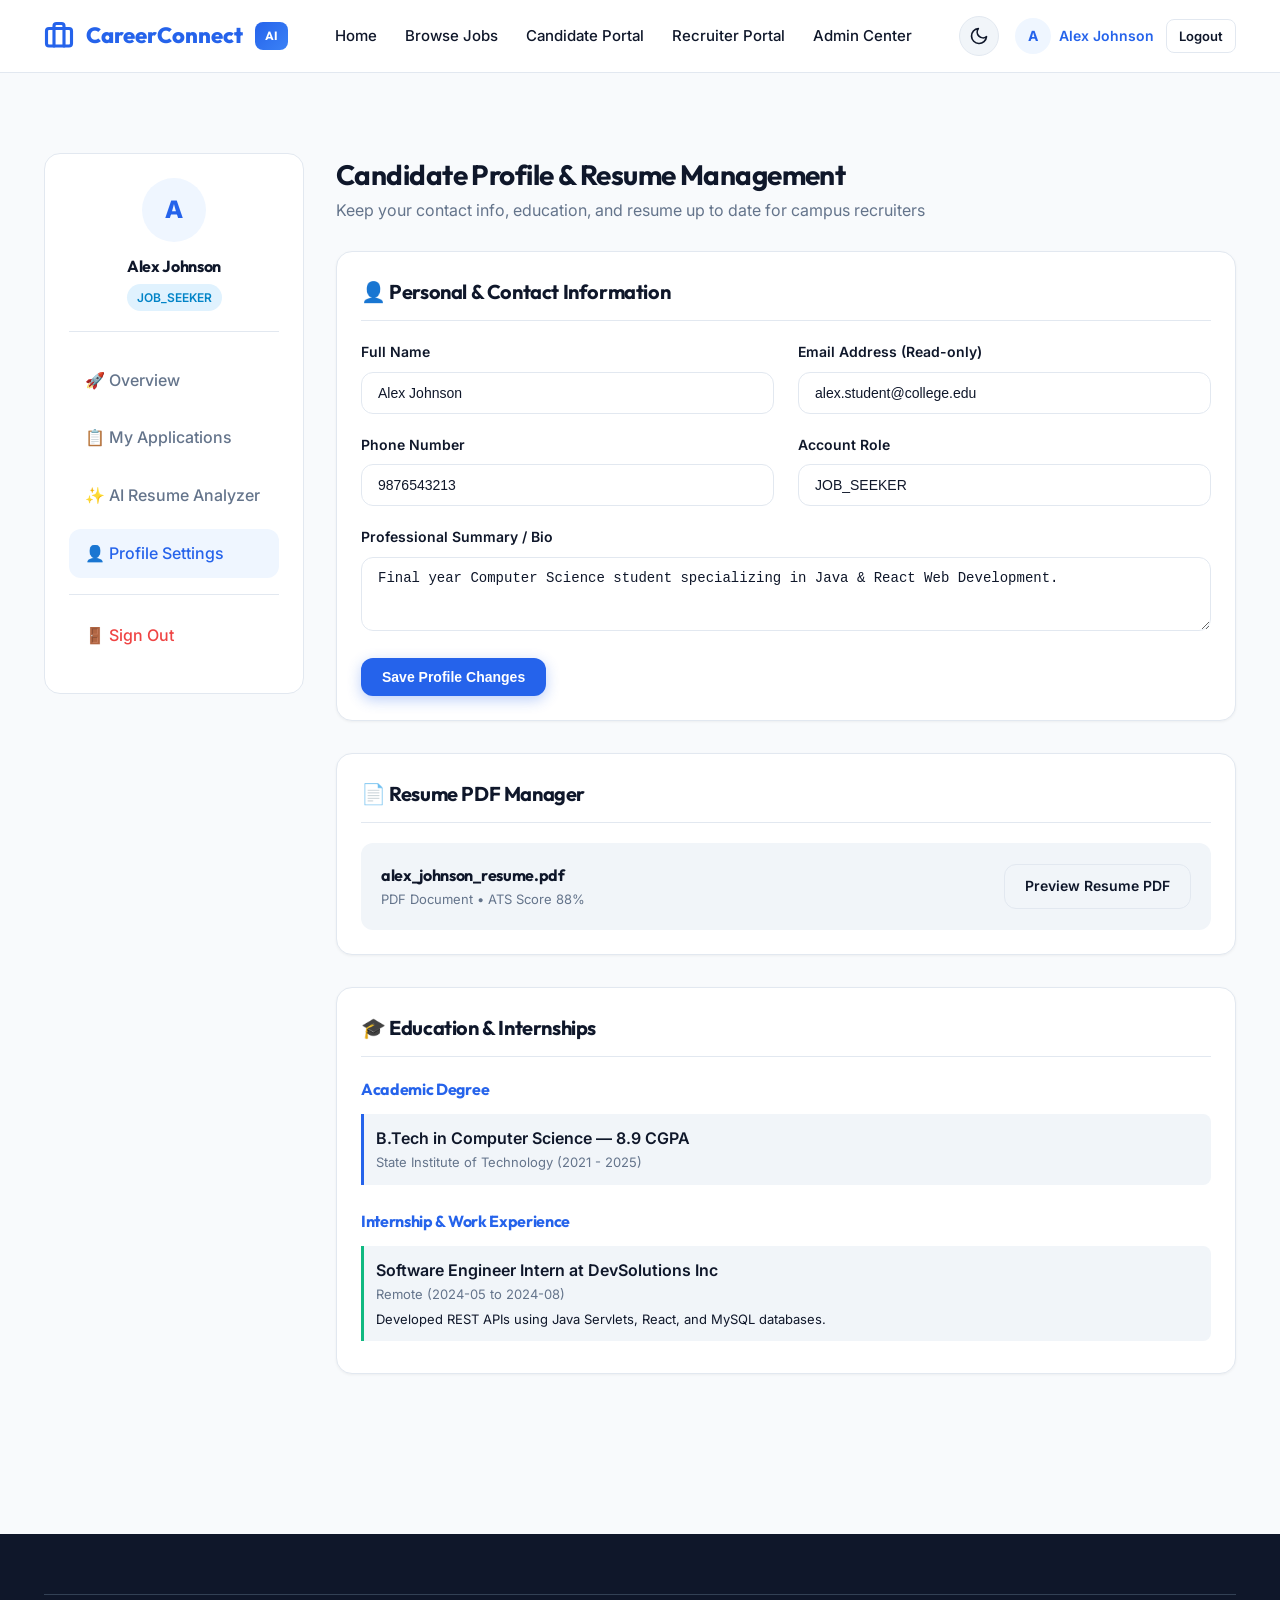
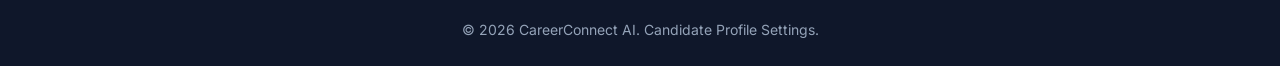
<file: src/main/webapp/profile.html>
<!DOCTYPE html>
<html lang="en">
<head>
  <meta charset="UTF-8">
  <meta name="viewport" content="width=device-width, initial-scale=1.0">
  <title>Candidate Profile - CareerConnect AI</title>
  <link rel="stylesheet" href="css/style.css">
  <script src="js/app.js"></script>
</head>
<body>

  <!-- Navbar -->
  <nav class="navbar">
    <div class="container nav-container">
      <a href="index.html" class="logo">
        <svg width="30" height="30" viewBox="0 0 24 24" fill="none" stroke="currentColor" stroke-width="2.5" stroke-linecap="round" stroke-linejoin="round">
          <path d="M16 20V4a2 2 0 0 0-2-2h-4a2 2 0 0 0-2 2v16"/>
          <rect x="2" y="6" width="20" height="14" rx="2"/>
        </svg>
        CareerConnect <span class="logo-badge">AI</span>
      </a>

      <ul class="nav-links">
        <li><a href="index.html" class="nav-link">Home</a></li>
        <li><a href="jobs.html" class="nav-link">Browse Jobs</a></li>
        <li><a href="user-dashboard.html" class="nav-link">Candidate Portal</a></li>
        <li><a href="recruiter-dashboard.html" class="nav-link">Recruiter Portal</a></li>
        <li><a href="admin-dashboard.html" class="nav-link">Admin Center</a></li>
      </ul>

      <div class="nav-actions">
        <button class="theme-toggle" onclick="toggleTheme()" title="Toggle Dark/Light Mode">
          <svg width="20" height="20" viewBox="0 0 24 24" fill="none" stroke="currentColor" stroke-width="2"><path d="M21 12.79A9 9 0 1 1 11.21 3 7 7 0 0 0 21 12.79z"/></svg>
        </button>

        <div style="display: flex; align-items: center; gap: 12px;">
          <a href="profile.html" style="display: flex; align-items: center; gap: 8px; font-weight: 600; font-size: 14px;">
            <div style="width: 36px; height: 36px; border-radius: 50%; background: var(--primary-light); color: var(--primary); display: flex; align-items: center; justify-content: center; font-weight: 700;">
              A
            </div>
            Alex Johnson
          </a>
          <a href="login.html?logout=true" class="btn btn-outline btn-sm">Logout</a>
        </div>
      </div>
    </div>
  </nav>

  <div class="container" style="padding: 40px 24px;">
    
    <div class="dashboard-layout">
      <!-- Sidebar -->
      <div class="sidebar">
        <div style="text-align: center; margin-bottom: 24px; padding-bottom: 20px; border-bottom: 1px solid var(--border-color);">
          <div style="width: 64px; height: 64px; border-radius: 50%; background: var(--primary-light); color: var(--primary); display: flex; align-items: center; justify-content: center; font-size: 24px; font-weight: 800; margin: 0 auto 12px;">
            A
          </div>
          <h4 style="font-size: 16px;">Alex Johnson</h4>
          <span class="badge badge-applied" style="margin-top: 4px;">JOB_SEEKER</span>
        </div>

        <ul class="sidebar-menu">
          <li class="sidebar-item"><a href="user-dashboard.html" class="sidebar-link">🚀 Overview</a></li>
          <li class="sidebar-item"><a href="user-dashboard.html#applications" class="sidebar-link">📋 My Applications</a></li>
          <li class="sidebar-item"><a href="user-dashboard.html#ai-score" class="sidebar-link">✨ AI Resume Analyzer</a></li>
          <li class="sidebar-item"><a href="profile.html" class="sidebar-link active">👤 Profile Settings</a></li>
          <li class="sidebar-item" style="margin-top: 16px; border-top: 1px solid var(--border-color); padding-top: 16px;">
            <a href="login.html?logout=true" class="sidebar-link" style="color: var(--danger);">🚪 Sign Out</a>
          </li>
        </ul>
      </div>

      <!-- Main Profile Editor -->
      <main>
        
        <div style="margin-bottom: 28px;">
          <h1 style="font-size: 28px;">Candidate Profile & Resume Management</h1>
          <p style="color: var(--text-muted);">Keep your contact info, education, and resume up to date for campus recruiters</p>
        </div>

        <!-- Personal Info -->
        <div class="card" style="margin-bottom: 32px;">
          <h3 style="font-size: 20px; margin-bottom: 20px; padding-bottom: 12px; border-bottom: 1px solid var(--border-color);">
            👤 Personal & Contact Information
          </h3>

          <form onsubmit="event.preventDefault(); showToast('Profile updated successfully!', 'success');">
            <div class="grid grid-2">
              <div class="form-group">
                <label class="form-label">Full Name</label>
                <input type="text" class="form-control" value="Alex Johnson" required>
              </div>
              <div class="form-group">
                <label class="form-label">Email Address (Read-only)</label>
                <input type="email" value="alex.student@college.edu" class="form-control" readonly>
              </div>
            </div>

            <div class="grid grid-2">
              <div class="form-group">
                <label class="form-label">Phone Number</label>
                <input type="tel" class="form-control" value="9876543213">
              </div>
              <div class="form-group">
                <label class="form-label">Account Role</label>
                <input type="text" value="JOB_SEEKER" class="form-control" readonly>
              </div>
            </div>

            <div class="form-group">
              <label class="form-label">Professional Summary / Bio</label>
              <textarea class="form-control" rows="3">Final year Computer Science student specializing in Java & React Web Development.</textarea>
            </div>

            <button type="submit" class="btn btn-primary">Save Profile Changes</button>
          </form>
        </div>

        <!-- Resume PDF Manager -->
        <div class="card" style="margin-bottom: 32px;">
          <h3 style="font-size: 20px; margin-bottom: 20px; padding-bottom: 12px; border-bottom: 1px solid var(--border-color);">
            📄 Resume PDF Manager
          </h3>

          <div style="display: flex; justify-content: space-between; align-items: center; background: var(--bg-subtle); padding: 20px; border-radius: var(--radius-md);">
            <div>
              <h4 style="font-size: 16px;">alex_johnson_resume.pdf</h4>
              <p style="font-size: 13px; color: var(--text-muted);">PDF Document • ATS Score 88%</p>
            </div>
            <a href="uploads/resumes/alex_johnson_resume.pdf" target="_blank" class="btn btn-outline">
              Preview Resume PDF
            </a>
          </div>
        </div>

        <!-- Education & Experience -->
        <div class="card">
          <h3 style="font-size: 20px; margin-bottom: 20px; padding-bottom: 12px; border-bottom: 1px solid var(--border-color);">
            🎓 Education & Internships
          </h3>

          <div style="margin-bottom: 24px;">
            <h4 style="font-size: 16px; margin-bottom: 12px; color: var(--primary);">Academic Degree</h4>
            <div style="padding: 12px; border-left: 3px solid var(--primary); background: var(--bg-subtle); margin-bottom: 8px; border-radius: 0 var(--radius-sm) var(--radius-sm) 0;">
              <div style="font-weight: 600;">B.Tech in Computer Science — 8.9 CGPA</div>
              <div style="font-size: 13px; color: var(--text-muted);">State Institute of Technology (2021 - 2025)</div>
            </div>
          </div>

          <div>
            <h4 style="font-size: 16px; margin-bottom: 12px; color: var(--primary);">Internship & Work Experience</h4>
            <div style="padding: 12px; border-left: 3px solid var(--success); background: var(--bg-subtle); margin-bottom: 8px; border-radius: 0 var(--radius-sm) var(--radius-sm) 0;">
              <div style="font-weight: 600;">Software Engineer Intern at DevSolutions Inc</div>
              <div style="font-size: 13px; color: var(--text-muted);">Remote (2024-05 to 2024-08)</div>
              <p style="font-size: 13px; margin-top: 4px;">Developed REST APIs using Java Servlets, React, and MySQL databases.</p>
            </div>
          </div>
        </div>

      </main>
    </div>

  </div>

  <!-- Footer -->
  <footer class="footer">
    <div class="container">
      <div class="footer-bottom">
        <p>© 2026 CareerConnect AI. Candidate Profile Settings.</p>
      </div>
    </div>
  </footer>

  <script src="js/app.js"></script>
</body>
</html>
</file>
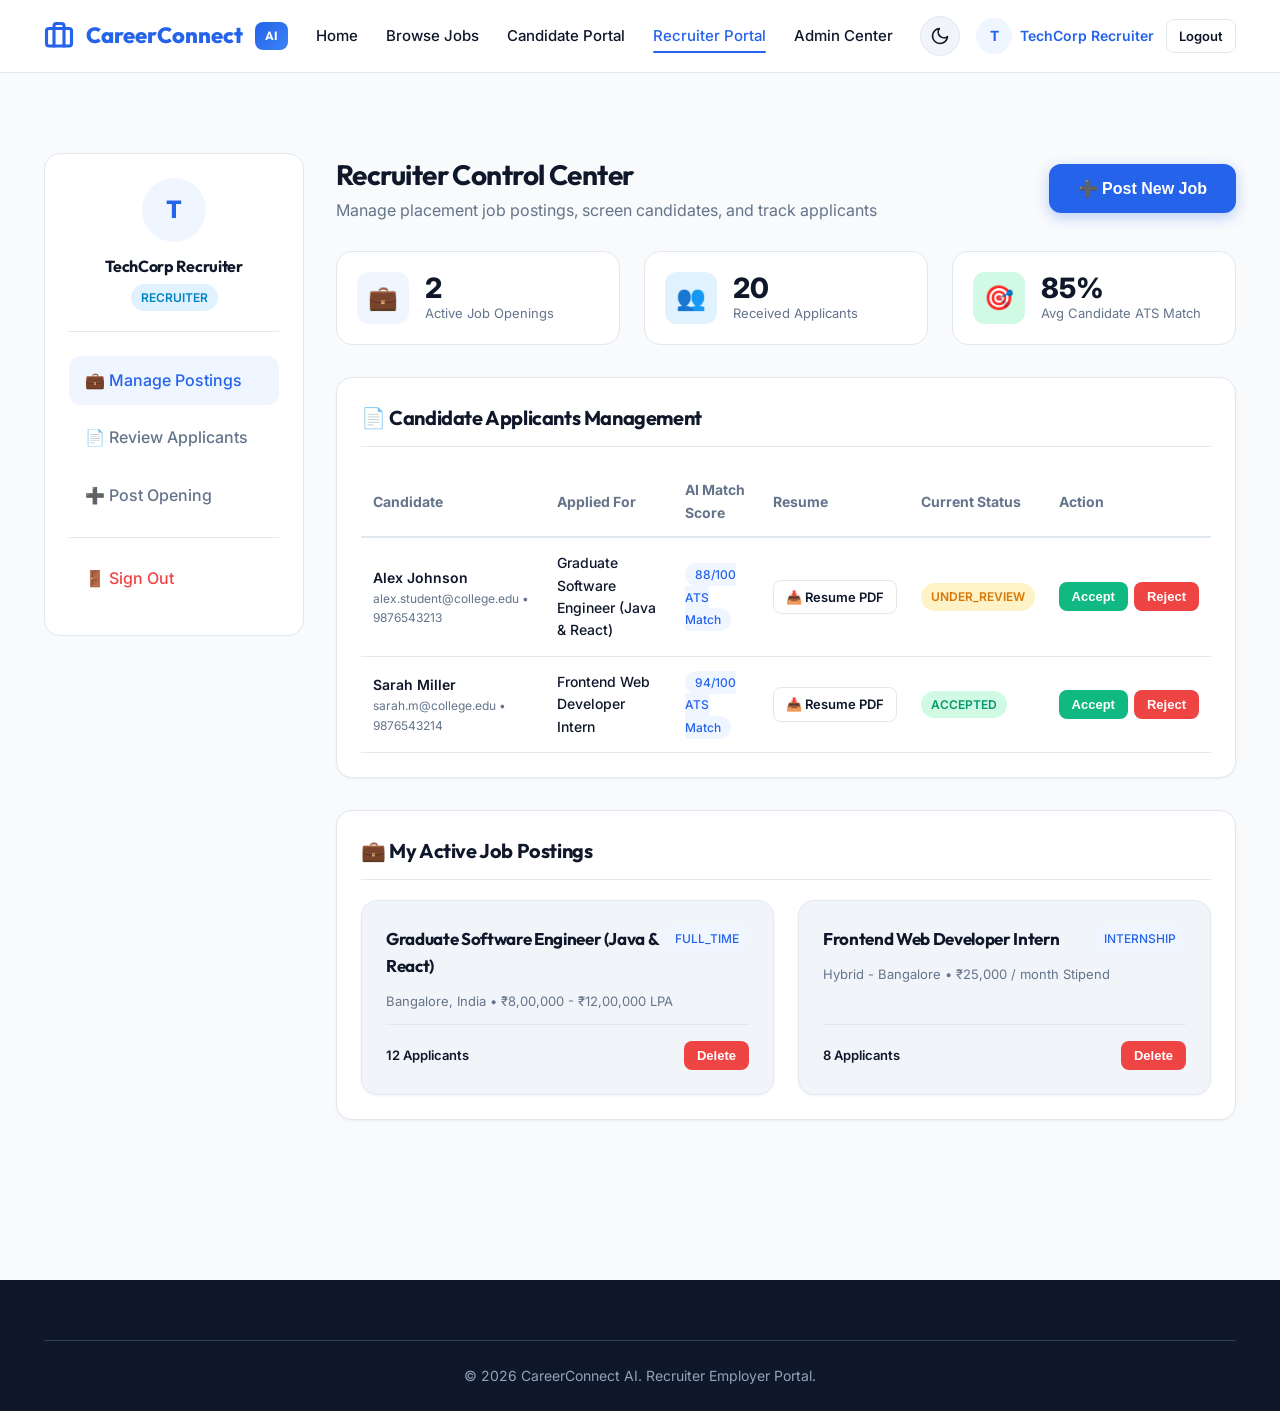
<file: src/main/webapp/recruiter-dashboard.html>
<!DOCTYPE html>
<html lang="en">
<head>
  <meta charset="UTF-8">
  <meta name="viewport" content="width=device-width, initial-scale=1.0">
  <title>Recruiter Portal - CareerConnect AI</title>
  <link rel="stylesheet" href="css/style.css">
  <script src="js/app.js"></script>
</head>
<body>

  <!-- Navbar -->
  <nav class="navbar">
    <div class="container nav-container">
      <a href="index.html" class="logo">
        <svg width="30" height="30" viewBox="0 0 24 24" fill="none" stroke="currentColor" stroke-width="2.5" stroke-linecap="round" stroke-linejoin="round">
          <path d="M16 20V4a2 2 0 0 0-2-2h-4a2 2 0 0 0-2 2v16"/>
          <rect x="2" y="6" width="20" height="14" rx="2"/>
        </svg>
        CareerConnect <span class="logo-badge">AI</span>
      </a>

      <ul class="nav-links">
        <li><a href="index.html" class="nav-link">Home</a></li>
        <li><a href="jobs.html" class="nav-link">Browse Jobs</a></li>
        <li><a href="user-dashboard.html" class="nav-link">Candidate Portal</a></li>
        <li><a href="recruiter-dashboard.html" class="nav-link active">Recruiter Portal</a></li>
        <li><a href="admin-dashboard.html" class="nav-link">Admin Center</a></li>
      </ul>

      <div class="nav-actions">
        <button class="theme-toggle" onclick="toggleTheme()" title="Toggle Dark/Light Mode">
          <svg width="20" height="20" viewBox="0 0 24 24" fill="none" stroke="currentColor" stroke-width="2"><path d="M21 12.79A9 9 0 1 1 11.21 3 7 7 0 0 0 21 12.79z"/></svg>
        </button>

        <div style="display: flex; align-items: center; gap: 12px;">
          <a href="profile.html" style="display: flex; align-items: center; gap: 8px; font-weight: 600; font-size: 14px;">
            <div style="width: 36px; height: 36px; border-radius: 50%; background: var(--primary-light); color: var(--primary); display: flex; align-items: center; justify-content: center; font-weight: 700;">
              T
            </div>
            TechCorp Recruiter
          </a>
          <a href="login.html?logout=true" class="btn btn-outline btn-sm">Logout</a>
        </div>
      </div>
    </div>
  </nav>

  <div class="container" style="padding: 40px 24px;">
    
    <div class="dashboard-layout">
      <!-- Sidebar -->
      <div class="sidebar">
        <div style="text-align: center; margin-bottom: 24px; padding-bottom: 20px; border-bottom: 1px solid var(--border-color);">
          <div style="width: 64px; height: 64px; border-radius: 50%; background: var(--primary-light); color: var(--primary); display: flex; align-items: center; justify-content: center; font-size: 24px; font-weight: 800; margin: 0 auto 12px;">
            T
          </div>
          <h4 style="font-size: 16px;">TechCorp Recruiter</h4>
          <span class="badge badge-applied" style="margin-top: 4px;">RECRUITER</span>
        </div>

        <ul class="sidebar-menu">
          <li class="sidebar-item"><a href="recruiter-dashboard.html" class="sidebar-link active">💼 Manage Postings</a></li>
          <li class="sidebar-item"><a href="#applicants" class="sidebar-link">📄 Review Applicants</a></li>
          <li class="sidebar-item"><a href="#" onclick="openModal('postJobModal'); return false;" class="sidebar-link">➕ Post Opening</a></li>
          <li class="sidebar-item" style="margin-top: 16px; border-top: 1px solid var(--border-color); padding-top: 16px;">
            <a href="login.html?logout=true" class="sidebar-link" style="color: var(--danger);">🚪 Sign Out</a>
          </li>
        </ul>
      </div>

      <!-- Main Content -->
      <main>
        
        <div style="display: flex; justify-content: space-between; align-items: center; margin-bottom: 28px; flex-wrap: wrap; gap: 16px;">
          <div>
            <h1 style="font-size: 28px;">Recruiter Control Center</h1>
            <p style="color: var(--text-muted);">Manage placement job postings, screen candidates, and track applicants</p>
          </div>
          <button onclick="openModal('postJobModal')" class="btn btn-primary btn-lg">➕ Post New Job</button>
        </div>

        <!-- Quick Stats -->
        <div class="grid grid-3" style="margin-bottom: 32px;">
          <div class="stat-card">
            <div class="stat-icon">💼</div>
            <div>
              <div id="activeJobsCount" class="stat-val">2</div>
              <div class="stat-label">Active Job Openings</div>
            </div>
          </div>
          <div class="stat-card">
            <div class="stat-icon" style="background: #e0f2fe; color: #0284c7;">👥</div>
            <div>
              <div class="stat-val">20</div>
              <div class="stat-label">Received Applicants</div>
            </div>
          </div>
          <div class="stat-card">
            <div class="stat-icon" style="background: #d1fae5; color: #059669;">🎯</div>
            <div>
              <div class="stat-val">85%</div>
              <div class="stat-label">Avg Candidate ATS Match</div>
            </div>
          </div>
        </div>

        <!-- Applicants Screening Section -->
        <div id="applicants" class="card" style="margin-bottom: 32px;">
          <h3 style="font-size: 20px; margin-bottom: 20px; padding-bottom: 12px; border-bottom: 1px solid var(--border-color);">
            📄 Candidate Applicants Management
          </h3>

          <div style="overflow-x: auto;">
            <table style="width: 100%; border-collapse: collapse; text-align: left; font-size: 14px;">
              <thead>
                <tr style="border-bottom: 2px solid var(--border-color); color: var(--text-muted);">
                  <th style="padding: 12px;">Candidate</th>
                  <th style="padding: 12px;">Applied For</th>
                  <th style="padding: 12px;">AI Match Score</th>
                  <th style="padding: 12px;">Resume</th>
                  <th style="padding: 12px;">Current Status</th>
                  <th style="padding: 12px;">Action</th>
                </tr>
              </thead>
              <tbody>
                <tr id="appRow1" style="border-bottom: 1px solid var(--border-color);">
                  <td style="padding: 14px 12px;">
                    <div style="font-weight: 600;">Alex Johnson</div>
                    <div style="font-size: 12px; color: var(--text-muted);">alex.student@college.edu • 9876543213</div>
                  </td>
                  <td style="padding: 14px 12px; font-weight: 500;">Graduate Software Engineer (Java & React)</td>
                  <td style="padding: 14px 12px;">
                    <span class="tag tag-primary">88/100 ATS Match</span>
                  </td>
                  <td style="padding: 14px 12px;">
                    <a href="uploads/resumes/alex_johnson_resume.pdf" target="_blank" class="btn btn-outline btn-sm">
                      📥 Resume PDF
                    </a>
                  </td>
                  <td style="padding: 14px 12px;">
                    <span id="appStatus1" class="badge badge-review">UNDER_REVIEW</span>
                  </td>
                  <td style="padding: 14px 12px;">
                    <div style="display: flex; gap: 6px;">
                      <button onclick="updateStatus(1, 'ACCEPTED')" class="btn btn-success btn-sm">Accept</button>
                      <button onclick="updateStatus(1, 'REJECTED')" class="btn btn-danger btn-sm">Reject</button>
                    </div>
                  </td>
                </tr>

                <tr id="appRow2" style="border-bottom: 1px solid var(--border-color);">
                  <td style="padding: 14px 12px;">
                    <div style="font-weight: 600;">Sarah Miller</div>
                    <div style="font-size: 12px; color: var(--text-muted);">sarah.m@college.edu • 9876543214</div>
                  </td>
                  <td style="padding: 14px 12px; font-weight: 500;">Frontend Web Developer Intern</td>
                  <td style="padding: 14px 12px;">
                    <span class="tag tag-primary">94/100 ATS Match</span>
                  </td>
                  <td style="padding: 14px 12px;">
                    <a href="uploads/resumes/sarah_miller_resume.pdf" target="_blank" class="btn btn-outline btn-sm">
                      📥 Resume PDF
                    </a>
                  </td>
                  <td style="padding: 14px 12px;">
                    <span id="appStatus2" class="badge badge-accepted">ACCEPTED</span>
                  </td>
                  <td style="padding: 14px 12px;">
                    <div style="display: flex; gap: 6px;">
                      <button onclick="updateStatus(2, 'ACCEPTED')" class="btn btn-success btn-sm">Accept</button>
                      <button onclick="updateStatus(2, 'REJECTED')" class="btn btn-danger btn-sm">Reject</button>
                    </div>
                  </td>
                </tr>
              </tbody>
            </table>
          </div>
        </div>

        <!-- Active Postings -->
        <div class="card">
          <h3 style="font-size: 20px; margin-bottom: 20px; padding-bottom: 12px; border-bottom: 1px solid var(--border-color);">
            💼 My Active Job Postings
          </h3>

          <div id="recruiterPostingsGrid" class="grid grid-2">
            <div id="jobCard1" class="card job-card" style="background: var(--bg-subtle);">
              <div>
                <div style="display: flex; justify-content: space-between; align-items: flex-start; margin-bottom: 12px;">
                  <h4 style="font-size: 17px;">Graduate Software Engineer (Java & React)</h4>
                  <span class="tag tag-primary">FULL_TIME</span>
                </div>
                <p style="font-size: 13px; color: var(--text-muted); margin-bottom: 12px;">Bangalore, India • ₹8,00,000 - ₹12,00,000 LPA</p>
              </div>
              <div class="job-card-footer">
                <span style="font-size: 13px; font-weight: 600;">12 Applicants</span>
                <button onclick="deleteJobCard('jobCard1')" class="btn btn-danger btn-sm">Delete</button>
              </div>
            </div>

            <div id="jobCard2" class="card job-card" style="background: var(--bg-subtle);">
              <div>
                <div style="display: flex; justify-content: space-between; align-items: flex-start; margin-bottom: 12px;">
                  <h4 style="font-size: 17px;">Frontend Web Developer Intern</h4>
                  <span class="tag tag-primary">INTERNSHIP</span>
                </div>
                <p style="font-size: 13px; color: var(--text-muted); margin-bottom: 12px;">Hybrid - Bangalore • ₹25,000 / month Stipend</p>
              </div>
              <div class="job-card-footer">
                <span style="font-size: 13px; font-weight: 600;">8 Applicants</span>
                <button onclick="deleteJobCard('jobCard2')" class="btn btn-danger btn-sm">Delete</button>
              </div>
            </div>
          </div>
        </div>

      </main>
    </div>

  </div>

  <!-- Create Job Modal -->
  <div id="postJobModal" class="modal-overlay">
    <div class="modal" style="max-width: 680px;">
      <div style="display: flex; justify-content: space-between; align-items: center; margin-bottom: 20px;">
        <h3 style="font-size: 20px;">Post New Placement Opening</h3>
        <button onclick="closeModal('postJobModal')" style="background: none; border: none; font-size: 24px; cursor: pointer; color: var(--text-muted);">&times;</button>
      </div>

      <form onsubmit="event.preventDefault(); publishNewJob();">
        <div class="form-group">
          <label class="form-label">Job Title</label>
          <input type="text" id="newJobTitle" class="form-control" placeholder="e.g. Full Stack Java Developer" required>
        </div>

        <div class="grid grid-2">
          <div class="form-group">
            <label class="form-label">Category</label>
            <select id="newJobCat" class="form-control" required>
              <option value="Software Engineering">Software Engineering</option>
              <option value="Web Development">Web Development</option>
              <option value="Data Science">Data Science</option>
              <option value="AI / Machine Learning">AI / Machine Learning</option>
            </select>
          </div>
          <div class="form-group">
            <label class="form-label">Job Type</label>
            <select id="newJobType" class="form-control" required>
              <option value="FULL_TIME">Full Time</option>
              <option value="INTERNSHIP">Internship</option>
              <option value="REMOTE">Remote</option>
              <option value="CONTRACT">Contract</option>
            </select>
          </div>
        </div>

        <div class="grid grid-2">
          <div class="form-group">
            <label class="form-label">Location</label>
            <input type="text" id="newJobLoc" class="form-control" placeholder="Bangalore, India" required>
          </div>
          <div class="form-group">
            <label class="form-label">Salary Package / Stipend</label>
            <input type="text" id="newJobSalary" class="form-control" placeholder="₹9,00,000 LPA" required>
          </div>
        </div>

        <div class="form-group">
          <label class="form-label">Job Description</label>
          <textarea id="newJobDesc" class="form-control" rows="3" required placeholder="Describe role responsibilities..."></textarea>
        </div>

        <div style="display: flex; gap: 12px; justify-content: flex-end;">
          <button type="button" onclick="closeModal('postJobModal')" class="btn btn-outline">Cancel</button>
          <button type="submit" class="btn btn-primary">Publish Opening</button>
        </div>
      </form>
    </div>
  </div>

  <!-- Footer -->
  <footer class="footer">
    <div class="container">
      <div class="footer-bottom">
        <p>© 2026 CareerConnect AI. Recruiter Employer Portal.</p>
      </div>
    </div>
  </footer>

  <script src="js/app.js"></script>
  <script>
    function updateStatus(id, newStatus) {
      const badge = document.getElementById('appStatus' + id);
      badge.textContent = newStatus;
      badge.className = 'badge badge-' + (newStatus === 'ACCEPTED' ? 'accepted' : 'rejected');
      showToast('Applicant status updated to ' + newStatus, newStatus === 'ACCEPTED' ? 'success' : 'info');
    }

    function deleteJobCard(cardId) {
      if (confirm('Delete this job posting?')) {
        document.getElementById(cardId).remove();
        showToast('Job posting removed.', 'info');
      }
    }

    function publishNewJob() {
      const title = document.getElementById('newJobTitle').value;
      const type = document.getElementById('newJobType').value;
      const loc = document.getElementById('newJobLoc').value;
      const salary = document.getElementById('newJobSalary').value;

      const grid = document.getElementById('recruiterPostingsGrid');
      const newCard = document.createElement('div');
      newCard.className = 'card job-card';
      newCard.style.background = 'var(--bg-subtle)';
      newCard.innerHTML = `
        <div>
          <div style="display: flex; justify-content: space-between; align-items: flex-start; margin-bottom: 12px;">
            <h4 style="font-size: 17px;">${title}</h4>
            <span class="tag tag-primary">${type}</span>
          </div>
          <p style="font-size: 13px; color: var(--text-muted); margin-bottom: 12px;">${loc} • ${salary}</p>
        </div>
        <div class="job-card-footer">
          <span style="font-size: 13px; font-weight: 600;">0 Applicants</span>
          <button onclick="this.closest('.job-card').remove(); showToast('Job posting removed.', 'info');" class="btn btn-danger btn-sm">Delete</button>
        </div>
      `;

      grid.prepend(newCard);
      closeModal('postJobModal');
      showToast('Job posting created successfully!', 'success');
    }
  </script>
</body>
</html>
</file>
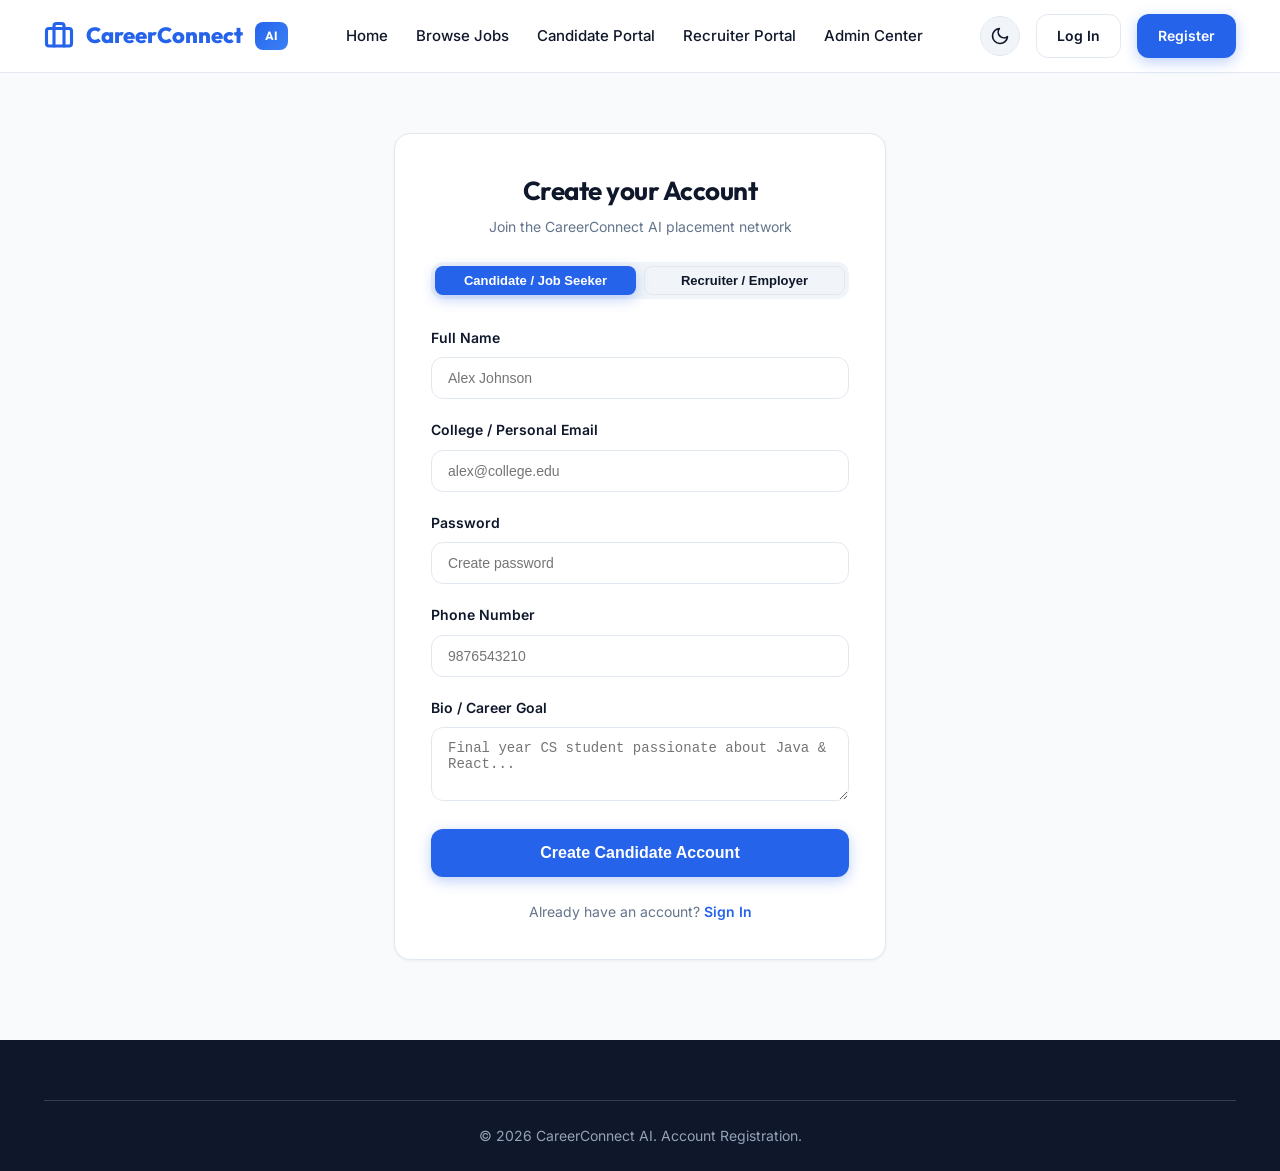
<file: src/main/webapp/register.html>
<!DOCTYPE html>
<html lang="en">
<head>
  <meta charset="UTF-8">
  <meta name="viewport" content="width=device-width, initial-scale=1.0">
  <title>Register Account - CareerConnect AI</title>
  <link rel="stylesheet" href="css/style.css">
  <script src="js/app.js"></script>
</head>
<body>

  <!-- Navbar -->
  <nav class="navbar">
    <div class="container nav-container">
      <a href="index.html" class="logo">
        <svg width="30" height="30" viewBox="0 0 24 24" fill="none" stroke="currentColor" stroke-width="2.5" stroke-linecap="round" stroke-linejoin="round">
          <path d="M16 20V4a2 2 0 0 0-2-2h-4a2 2 0 0 0-2 2v16"/>
          <rect x="2" y="6" width="20" height="14" rx="2"/>
        </svg>
        CareerConnect <span class="logo-badge">AI</span>
      </a>

      <ul class="nav-links">
        <li><a href="index.html" class="nav-link">Home</a></li>
        <li><a href="jobs.html" class="nav-link">Browse Jobs</a></li>
        <li><a href="user-dashboard.html" class="nav-link">Candidate Portal</a></li>
        <li><a href="recruiter-dashboard.html" class="nav-link">Recruiter Portal</a></li>
        <li><a href="admin-dashboard.html" class="nav-link">Admin Center</a></li>
      </ul>

      <div class="nav-actions">
        <button class="theme-toggle" onclick="toggleTheme()" title="Toggle Dark/Light Mode">
          <svg width="20" height="20" viewBox="0 0 24 24" fill="none" stroke="currentColor" stroke-width="2"><path d="M21 12.79A9 9 0 1 1 11.21 3 7 7 0 0 0 21 12.79z"/></svg>
        </button>

        <a href="login.html" class="btn btn-outline">Log In</a>
        <a href="register.html" class="btn btn-primary">Register</a>
      </div>
    </div>
  </nav>

  <div class="container" style="max-width: 540px; margin: 60px auto;">
    <div class="card" style="padding: 36px;">
      <div style="text-align: center; margin-bottom: 24px;">
        <h2 style="font-size: 26px;">Create your Account</h2>
        <p style="color: var(--text-muted); font-size: 14px; margin-top: 4px;">Join the CareerConnect AI placement network</p>
      </div>

      <!-- Role Switcher -->
      <div style="display: flex; gap: 8px; margin-bottom: 28px; background: var(--bg-subtle); padding: 4px; border-radius: var(--radius-md);">
        <button type="button" id="tab-seeker" onclick="switchTab('seeker')" class="btn btn-primary btn-sm" style="flex: 1;">Candidate / Job Seeker</button>
        <button type="button" id="tab-recruiter" onclick="switchTab('recruiter')" class="btn btn-outline btn-sm" style="flex: 1;">Recruiter / Employer</button>
      </div>

      <!-- Candidate Form -->
      <form id="form-seeker" onsubmit="event.preventDefault(); submitRegister('user-dashboard.html');">
        <div class="form-group">
          <label class="form-label">Full Name</label>
          <input type="text" class="form-control" placeholder="Alex Johnson" required>
        </div>
        <div class="form-group">
          <label class="form-label">College / Personal Email</label>
          <input type="email" class="form-control" placeholder="alex@college.edu" required>
        </div>
        <div class="form-group">
          <label class="form-label">Password</label>
          <input type="password" class="form-control" placeholder="Create password" required>
        </div>
        <div class="form-group">
          <label class="form-label">Phone Number</label>
          <input type="tel" class="form-control" placeholder="9876543210">
        </div>
        <div class="form-group">
          <label class="form-label">Bio / Career Goal</label>
          <textarea class="form-control" rows="3" placeholder="Final year CS student passionate about Java & React..."></textarea>
        </div>
        <button type="submit" class="btn btn-primary btn-lg" style="width: 100%;">Create Candidate Account</button>
      </form>

      <!-- Recruiter Form -->
      <form id="form-recruiter" onsubmit="event.preventDefault(); submitRegister('recruiter-dashboard.html');" style="display: none;">
        <div class="form-group">
          <label class="form-label">Full Name</label>
          <input type="text" class="form-control" placeholder="Jane Doe" required>
        </div>
        <div class="form-group">
          <label class="form-label">Work Email</label>
          <input type="email" class="form-control" placeholder="jane@company.com" required>
        </div>
        <div class="form-group">
          <label class="form-label">Password</label>
          <input type="password" class="form-control" placeholder="Create password" required>
        </div>
        <div class="form-group">
          <label class="form-label">Phone Number</label>
          <input type="tel" class="form-control" placeholder="9876543210">
        </div>
        <div class="form-group">
          <label class="form-label">Company Name</label>
          <input type="text" class="form-control" placeholder="TechCorp Innovations" required>
        </div>
        <div class="form-group">
          <label class="form-label">Designation / Role</label>
          <input type="text" class="form-control" placeholder="Lead Technical Recruiter" required>
        </div>
        <div class="grid grid-2">
          <div class="form-group">
            <label class="form-label">Industry</label>
            <input type="text" class="form-control" placeholder="IT & Software">
          </div>
          <div class="form-group">
            <label class="form-label">Location</label>
            <input type="text" class="form-control" placeholder="Bangalore, India">
          </div>
        </div>
        <button type="submit" class="btn btn-primary btn-lg" style="width: 100%;">Create Recruiter Account</button>
      </form>

      <div style="text-align: center; margin-top: 24px; font-size: 14px; color: var(--text-muted);">
        Already have an account? <a href="login.html" style="font-weight: 600;">Sign In</a>
      </div>
    </div>
  </div>

  <!-- Footer -->
  <footer class="footer">
    <div class="container">
      <div class="footer-bottom">
        <p>© 2026 CareerConnect AI. Account Registration.</p>
      </div>
    </div>
  </footer>

  <script src="js/app.js"></script>
  <script>
    function switchTab(tab) {
      if (tab === 'seeker') {
        document.getElementById('form-seeker').style.display = 'block';
        document.getElementById('form-recruiter').style.display = 'none';
        document.getElementById('tab-seeker').className = 'btn btn-primary btn-sm';
        document.getElementById('tab-recruiter').className = 'btn btn-outline btn-sm';
      } else {
        document.getElementById('form-seeker').style.display = 'none';
        document.getElementById('form-recruiter').style.display = 'block';
        document.getElementById('tab-seeker').className = 'btn btn-outline btn-sm';
        document.getElementById('tab-recruiter').className = 'btn btn-primary btn-sm';
      }
    }

    function submitRegister(targetPage) {
      showToast('Registration successful! Redirecting to portal...', 'success');
      setTimeout(() => {
        window.location.href = targetPage;
      }, 800);
    }
  </script>
</body>
</html>
</file>
<file: src/main/webapp/css/style.css>
/* ============================================================
   CareerConnect AI - Professional CSS System & Design Tokens
   Color Palette: Modern Vibrant Blue & White with Dark Mode Support
   ============================================================ */

@import url('https://fonts.googleapis.com/css2?family=Inter:wght@300;400;500;600;700;800&family=Outfit:wght@400;600;700;800&display=swap');

:root {
  /* Light Theme (Default) */
  --primary: #2563eb;
  --primary-hover: #1d4ed8;
  --primary-light: #eff6ff;
  --secondary: #0f172a;
  --accent: #3b82f6;
  --success: #10b981;
  --warning: #f59e0b;
  --danger: #ef4444;
  
  --bg-main: #f8fafc;
  --bg-card: #ffffff;
  --bg-subtle: #f1f5f9;
  --border-color: #e2e8f0;
  
  --text-main: #0f172a;
  --text-muted: #64748b;
  --text-light: #94a3b8;
  
  --shadow-sm: 0 1px 3px rgba(0, 0, 0, 0.05);
  --shadow-md: 0 4px 6px -1px rgba(0, 0, 0, 0.1), 0 2px 4px -1px rgba(0, 0, 0, 0.06);
  --shadow-lg: 0 10px 15px -3px rgba(37, 99, 235, 0.08), 0 4px 6px -2px rgba(0, 0, 0, 0.05);
  --shadow-hover: 0 20px 25px -5px rgba(37, 99, 235, 0.12), 0 10px 10px -5px rgba(0, 0, 0, 0.04);
  
  --radius-sm: 8px;
  --radius-md: 12px;
  --radius-lg: 16px;
  --radius-xl: 24px;
  
  --transition: all 0.25s cubic-bezier(0.4, 0, 0.2, 1);
}

[data-theme="dark"] {
  --bg-main: #0b0f19;
  --bg-card: #151c2c;
  --bg-subtle: #1e293b;
  --border-color: #334155;
  
  --text-main: #f8fafc;
  --text-muted: #94a3b8;
  --text-light: #64748b;
  
  --shadow-sm: 0 1px 3px rgba(0, 0, 0, 0.3);
  --shadow-md: 0 4px 6px -1px rgba(0, 0, 0, 0.4);
  --shadow-lg: 0 10px 15px -3px rgba(0, 0, 0, 0.5);
  --shadow-hover: 0 20px 25px -5px rgba(37, 99, 235, 0.3);
}

/* Reset & Base Styles */
* {
  margin: 0;
  padding: 0;
  box-sizing: border-box;
}

html {
  background-color: var(--bg-main);
  transition: background-color 0.25s ease;
}

body {
  font-family: 'Inter', sans-serif;
  background-color: var(--bg-main);
  color: var(--text-main);
  line-height: 1.6;
  min-height: 100vh;
  transition: background-color 0.25s ease, color 0.25s ease;
}

h1, h2, h3, h4, h5, h6 {
  font-family: 'Outfit', sans-serif;
  font-weight: 700;
  color: var(--text-main);
  letter-spacing: -0.02em;
}

a {
  color: var(--primary);
  text-decoration: none;
  transition: var(--transition);
}

a:hover {
  color: var(--primary-hover);
}

/* Layout Utilities */
.container {
  max-width: 1240px;
  margin: 0 auto;
  padding: 0 24px;
}

.grid {
  display: grid;
  gap: 24px;
}

.grid-2 { grid-template-columns: repeat(2, 1fr); }
.grid-3 { grid-template-columns: repeat(3, 1fr); }
.grid-4 { grid-template-columns: repeat(4, 1fr); }

@media (max-width: 992px) {
  .grid-4 { grid-template-columns: repeat(2, 1fr); }
  .grid-3 { grid-template-columns: repeat(2, 1fr); }
}
@media (max-width: 640px) {
  .grid-4, .grid-3, .grid-2 { grid-template-columns: 1fr; }
}

/* Navbar */
.navbar {
  position: sticky;
  top: 0;
  z-index: 1000;
  background-color: rgba(255, 255, 255, 0.9);
  backdrop-filter: blur(12px);
  border-bottom: 1px solid var(--border-color);
  transition: var(--transition);
}

[data-theme="dark"] .navbar {
  background-color: rgba(21, 28, 44, 0.9);
}

.nav-container {
  display: flex;
  justify-content: space-between;
  align-items: center;
  height: 72px;
}

.logo {
  display: flex;
  align-items: center;
  gap: 12px;
  font-family: 'Outfit', sans-serif;
  font-size: 22px;
  font-weight: 800;
  color: var(--primary);
}

.logo-badge {
  background: linear-gradient(135deg, var(--primary), #3b82f6);
  color: white;
  padding: 4px 10px;
  border-radius: var(--radius-sm);
  font-size: 12px;
  font-weight: 700;
}

.nav-links {
  display: flex;
  align-items: center;
  gap: 28px;
  list-style: none;
}

.nav-link {
  color: var(--text-main);
  font-weight: 500;
  font-size: 15px;
  padding: 8px 0;
  position: relative;
}

.nav-link:hover, .nav-link.active {
  color: var(--primary);
}

.nav-link.active::after {
  content: '';
  position: absolute;
  bottom: 0;
  left: 0;
  width: 100%;
  height: 2px;
  background-color: var(--primary);
  border-radius: 2px;
}

.nav-actions {
  display: flex;
  align-items: center;
  gap: 16px;
}

/* Buttons */
.btn {
  display: inline-flex;
  align-items: center;
  justify-content: center;
  gap: 8px;
  padding: 10px 20px;
  font-size: 14px;
  font-weight: 600;
  border-radius: var(--radius-md);
  cursor: pointer;
  border: 1px solid transparent;
  transition: var(--transition);
  white-space: nowrap;
}

.btn-primary {
  background-color: var(--primary);
  color: white;
  box-shadow: 0 4px 14px rgba(37, 99, 235, 0.3);
}

.btn-primary:hover {
  background-color: var(--primary-hover);
  color: white;
  transform: translateY(-2px);
  box-shadow: 0 6px 20px rgba(37, 99, 235, 0.4);
}

.btn-outline {
  background-color: transparent;
  border-color: var(--border-color);
  color: var(--text-main);
}

.btn-outline:hover {
  border-color: var(--primary);
  color: var(--primary);
  background-color: var(--primary-light);
}

[data-theme="dark"] .btn-outline:hover {
  background-color: rgba(37, 99, 235, 0.15);
}

.btn-sm {
  padding: 6px 12px;
  font-size: 13px;
  border-radius: var(--radius-sm);
}

.btn-lg {
  padding: 14px 28px;
  font-size: 16px;
  border-radius: var(--radius-md);
}

.btn-danger {
  background-color: var(--danger);
  color: white;
}
.btn-danger:hover {
  background-color: #dc2626;
}

.btn-success {
  background-color: var(--success);
  color: white;
}
.btn-success:hover {
  background-color: #059669;
}

/* Dark Mode Switcher */
.theme-toggle {
  background: var(--bg-subtle);
  border: 1px solid var(--border-color);
  color: var(--text-main);
  width: 40px;
  height: 40px;
  border-radius: 50%;
  display: flex;
  align-items: center;
  justify-content: center;
  cursor: pointer;
  transition: var(--transition);
}

.theme-toggle:hover {
  transform: rotate(15deg);
}

/* Hero Section */
.hero {
  padding: 80px 0 60px;
  background: linear-gradient(135deg, rgba(37, 99, 235, 0.05) 0%, rgba(59, 130, 246, 0.02) 100%);
  position: relative;
  overflow: hidden;
}

.hero-content {
  text-align: center;
  max-width: 840px;
  margin: 0 auto;
}

.hero-title {
  font-size: 52px;
  line-height: 1.15;
  margin-bottom: 20px;
}

.hero-title span {
  background: linear-gradient(135deg, var(--primary), #3b82f6);
  -webkit-background-clip: text;
  -webkit-text-fill-color: transparent;
}

.hero-subtitle {
  font-size: 18px;
  color: var(--text-muted);
  margin-bottom: 40px;
}

/* Search Box */
.search-box {
  background-color: var(--bg-card);
  padding: 12px;
  border-radius: var(--radius-xl);
  box-shadow: var(--shadow-lg);
  border: 1px solid var(--border-color);
  display: flex;
  gap: 12px;
  flex-wrap: wrap;
  align-items: center;
}

.search-input-group {
  flex: 1;
  min-width: 200px;
  display: flex;
  align-items: center;
  padding: 8px 16px;
  border-right: 1px solid var(--border-color);
}

.search-input-group:last-of-type {
  border-right: none;
}

.search-input-group input, .search-input-group select {
  width: 100%;
  border: none;
  background: transparent;
  outline: none;
  font-size: 15px;
  color: var(--text-main);
  padding-left: 8px;
}

/* Modern Cards */
.card {
  background-color: var(--bg-card);
  border: 1px solid var(--border-color);
  border-radius: var(--radius-lg);
  padding: 24px;
  box-shadow: var(--shadow-sm);
  transition: var(--transition);
  position: relative;
  overflow: hidden;
}

.card:hover {
  transform: translateY(-4px);
  box-shadow: var(--shadow-hover);
  border-color: rgba(37, 99, 235, 0.3);
}

/* Category & Feature Card Hover FX */
.category-card {
  display: block;
  text-decoration: none;
  background-color: var(--bg-card);
  border: 1px solid var(--border-color);
  border-radius: var(--radius-lg);
  padding: 24px;
  box-shadow: var(--shadow-sm);
  transition: all 0.3s cubic-bezier(0.34, 1.56, 0.64, 1);
  position: relative;
  overflow: hidden;
}

.category-card:hover {
  transform: translateY(-6px) scale(1.02);
  border-color: var(--primary);
  background-color: var(--primary-light);
  box-shadow: 0 14px 28px rgba(37, 99, 235, 0.18);
}

[data-theme="dark"] .category-card:hover {
  background-color: rgba(37, 99, 235, 0.15);
  border-color: #3b82f6;
  box-shadow: 0 14px 28px rgba(59, 130, 246, 0.25);
}

.category-card .category-icon {
  width: 52px;
  height: 52px;
  border-radius: 14px;
  background: var(--primary-light);
  color: var(--primary);
  display: flex;
  align-items: center;
  justify-content: center;
  font-size: 22px;
  margin-bottom: 16px;
  transition: all 0.3s ease;
}

.category-card:hover .category-icon {
  background: var(--primary);
  color: #ffffff;
  transform: rotate(8deg) scale(1.1);
}

.category-card h3 {
  font-size: 18px;
  margin-bottom: 6px;
  transition: color 0.25s ease;
}

.category-card:hover h3 {
  color: var(--primary);
}

/* Hiring Partner Card Hover FX */
.partner-card {
  background-color: var(--bg-card);
  border: 1px solid var(--border-color);
  border-radius: var(--radius-lg);
  padding: 28px 24px;
  text-align: center;
  transition: all 0.3s cubic-bezier(0.34, 1.56, 0.64, 1);
}

.partner-card:hover {
  transform: translateY(-6px) scale(1.02);
  border-color: var(--primary);
  box-shadow: 0 14px 28px rgba(37, 99, 235, 0.15);
}

.partner-card .partner-logo {
  width: 68px;
  height: 68px;
  border-radius: 50%;
  background: var(--primary-light);
  color: var(--primary);
  font-size: 26px;
  font-weight: 800;
  display: flex;
  align-items: center;
  justify-content: center;
  margin: 0 auto 16px;
  transition: all 0.3s ease;
  border: 2px solid transparent;
}

.partner-card:hover .partner-logo {
  background: var(--primary);
  color: #ffffff;
  transform: scale(1.1);
  box-shadow: 0 6px 16px rgba(37, 99, 235, 0.3);
}

.partner-card h3 {
  transition: color 0.25s ease;
}

.partner-card:hover h3 {
  color: var(--primary);
}

/* Job Item Card */
.job-card {
  display: flex;
  flex-direction: column;
  justify-content: space-between;
  height: 100%;
}

.job-card-header {
  display: flex;
  align-items: flex-start;
  gap: 16px;
  margin-bottom: 16px;
}

.company-logo {
  width: 48px;
  height: 48px;
  border-radius: var(--radius-md);
  background-color: var(--primary-light);
  color: var(--primary);
  display: flex;
  align-items: center;
  justify-content: center;
  font-weight: 800;
  font-size: 20px;
  flex-shrink: 0;
}

.job-info h3 {
  font-size: 18px;
  margin-bottom: 4px;
}

.company-name {
  color: var(--text-muted);
  font-size: 14px;
}

.job-tags {
  display: flex;
  flex-wrap: wrap;
  gap: 8px;
  margin: 16px 0;
}

.tag {
  background-color: var(--bg-subtle);
  color: var(--text-muted);
  padding: 4px 10px;
  border-radius: 20px;
  font-size: 12px;
  font-weight: 500;
}

.tag-primary {
  background-color: var(--primary-light);
  color: var(--primary);
}

.tag-success {
  background-color: rgba(16, 185, 129, 0.1);
  color: var(--success);
}

.job-card-footer {
  display: flex;
  justify-content: space-between;
  align-items: center;
  padding-top: 16px;
  border-top: 1px solid var(--border-color);
}

.salary {
  font-weight: 700;
  color: var(--text-main);
  font-size: 15px;
}

/* Dashboard Sidebar */
.dashboard-layout {
  display: grid;
  grid-template-columns: 260px 1fr;
  gap: 32px;
  padding: 40px 0;
}

@media (max-width: 992px) {
  .dashboard-layout {
    grid-template-columns: 1fr;
  }
}

.sidebar {
  background-color: var(--bg-card);
  border: 1px solid var(--border-color);
  border-radius: var(--radius-lg);
  padding: 24px;
  height: fit-content;
}

.sidebar-menu {
  list-style: none;
}

.sidebar-item {
  margin-bottom: 8px;
}

.sidebar-link {
  display: flex;
  align-items: center;
  gap: 12px;
  padding: 12px 16px;
  color: var(--text-muted);
  border-radius: var(--radius-md);
  font-weight: 500;
  transition: var(--transition);
}

.sidebar-link:hover, .sidebar-link.active {
  background-color: var(--primary-light);
  color: var(--primary);
}

[data-theme="dark"] .sidebar-link:hover, 
[data-theme="dark"] .sidebar-link.active {
  background-color: rgba(37, 99, 235, 0.2);
}

/* Stats Widget Cards */
.stat-card {
  background: var(--bg-card);
  border: 1px solid var(--border-color);
  border-radius: var(--radius-lg);
  padding: 20px;
  display: flex;
  align-items: center;
  gap: 16px;
}

.stat-icon {
  width: 52px;
  height: 52px;
  border-radius: var(--radius-md);
  background: var(--primary-light);
  color: var(--primary);
  display: flex;
  align-items: center;
  justify-content: center;
  font-size: 24px;
}

.stat-val {
  font-size: 28px;
  font-weight: 800;
  color: var(--text-main);
  line-height: 1.1;
}

.stat-label {
  font-size: 13px;
  color: var(--text-muted);
}

/* Status Badges */
.badge {
  display: inline-block;
  padding: 4px 10px;
  border-radius: 20px;
  font-size: 12px;
  font-weight: 600;
  text-transform: uppercase;
}

.badge-applied { background-color: #e0f2fe; color: #0284c7; }
.badge-review { background-color: #fef3c7; color: #d97706; }
.badge-accepted { background-color: #d1fae5; color: #059669; }
.badge-rejected { background-color: #fee2e2; color: #dc2626; }

/* Toast Notification */
.toast-container {
  position: fixed;
  bottom: 24px;
  right: 24px;
  z-index: 2000;
  display: flex;
  flex-direction: column;
  gap: 12px;
}

.toast {
  background-color: var(--bg-card);
  color: var(--text-main);
  border-left: 4px solid var(--primary);
  padding: 16px 20px;
  border-radius: var(--radius-md);
  box-shadow: var(--shadow-lg);
  display: flex;
  align-items: center;
  gap: 12px;
  animation: slideIn 0.3s cubic-bezier(0.4, 0, 0.2, 1);
}

@keyframes slideIn {
  from { transform: translateX(100%); opacity: 0; }
  to { transform: translateX(0); opacity: 1; }
}

/* Modal Dialog */
.modal-overlay {
  position: fixed;
  top: 0;
  left: 0;
  right: 0;
  bottom: 0;
  background: rgba(15, 23, 42, 0.6);
  backdrop-filter: blur(4px);
  z-index: 1500;
  display: flex;
  align-items: center;
  justify-content: center;
  opacity: 0;
  pointer-events: none;
  transition: var(--transition);
}

.modal-overlay.active {
  opacity: 1;
  pointer-events: auto;
}

.modal {
  background: var(--bg-card);
  border-radius: var(--radius-lg);
  width: 90%;
  max-width: 600px;
  padding: 32px;
  box-shadow: var(--shadow-lg);
  transform: translateY(20px);
  transition: var(--transition);
}

.modal-overlay.active .modal {
  transform: translateY(0);
}

/* Form Styling */
.form-group {
  margin-bottom: 20px;
}

.form-label {
  display: block;
  font-size: 14px;
  font-weight: 600;
  margin-bottom: 8px;
  color: var(--text-main);
}

.form-control {
  width: 100%;
  padding: 12px 16px;
  border-radius: var(--radius-md);
  border: 1px solid var(--border-color);
  background-color: var(--bg-card);
  color: var(--text-main);
  font-size: 14px;
  outline: none;
  transition: var(--transition);
}

.form-control:focus {
  border-color: var(--primary);
  box-shadow: 0 0 0 3px rgba(37, 99, 235, 0.15);
}

/* Footer */
.footer {
  background-color: var(--secondary);
  color: #94a3b8;
  padding: 60px 0 24px;
  margin-top: 80px;
}

.footer-content {
  display: grid;
  grid-template-columns: 2fr repeat(3, 1fr);
  gap: 40px;
  margin-bottom: 40px;
}

.footer-logo {
  color: white;
  font-size: 24px;
  font-weight: 800;
  margin-bottom: 16px;
}

.footer-col h4 {
  color: white;
  font-size: 16px;
  margin-bottom: 16px;
}

.footer-links {
  list-style: none;
}

.footer-links li {
  margin-bottom: 10px;
}

.footer-links a {
  color: #94a3b8;
}

.footer-links a:hover {
  color: white;
}

.footer-bottom {
  text-align: center;
  padding-top: 24px;
  border-top: 1px solid #334155;
  font-size: 14px;
}
</file>
